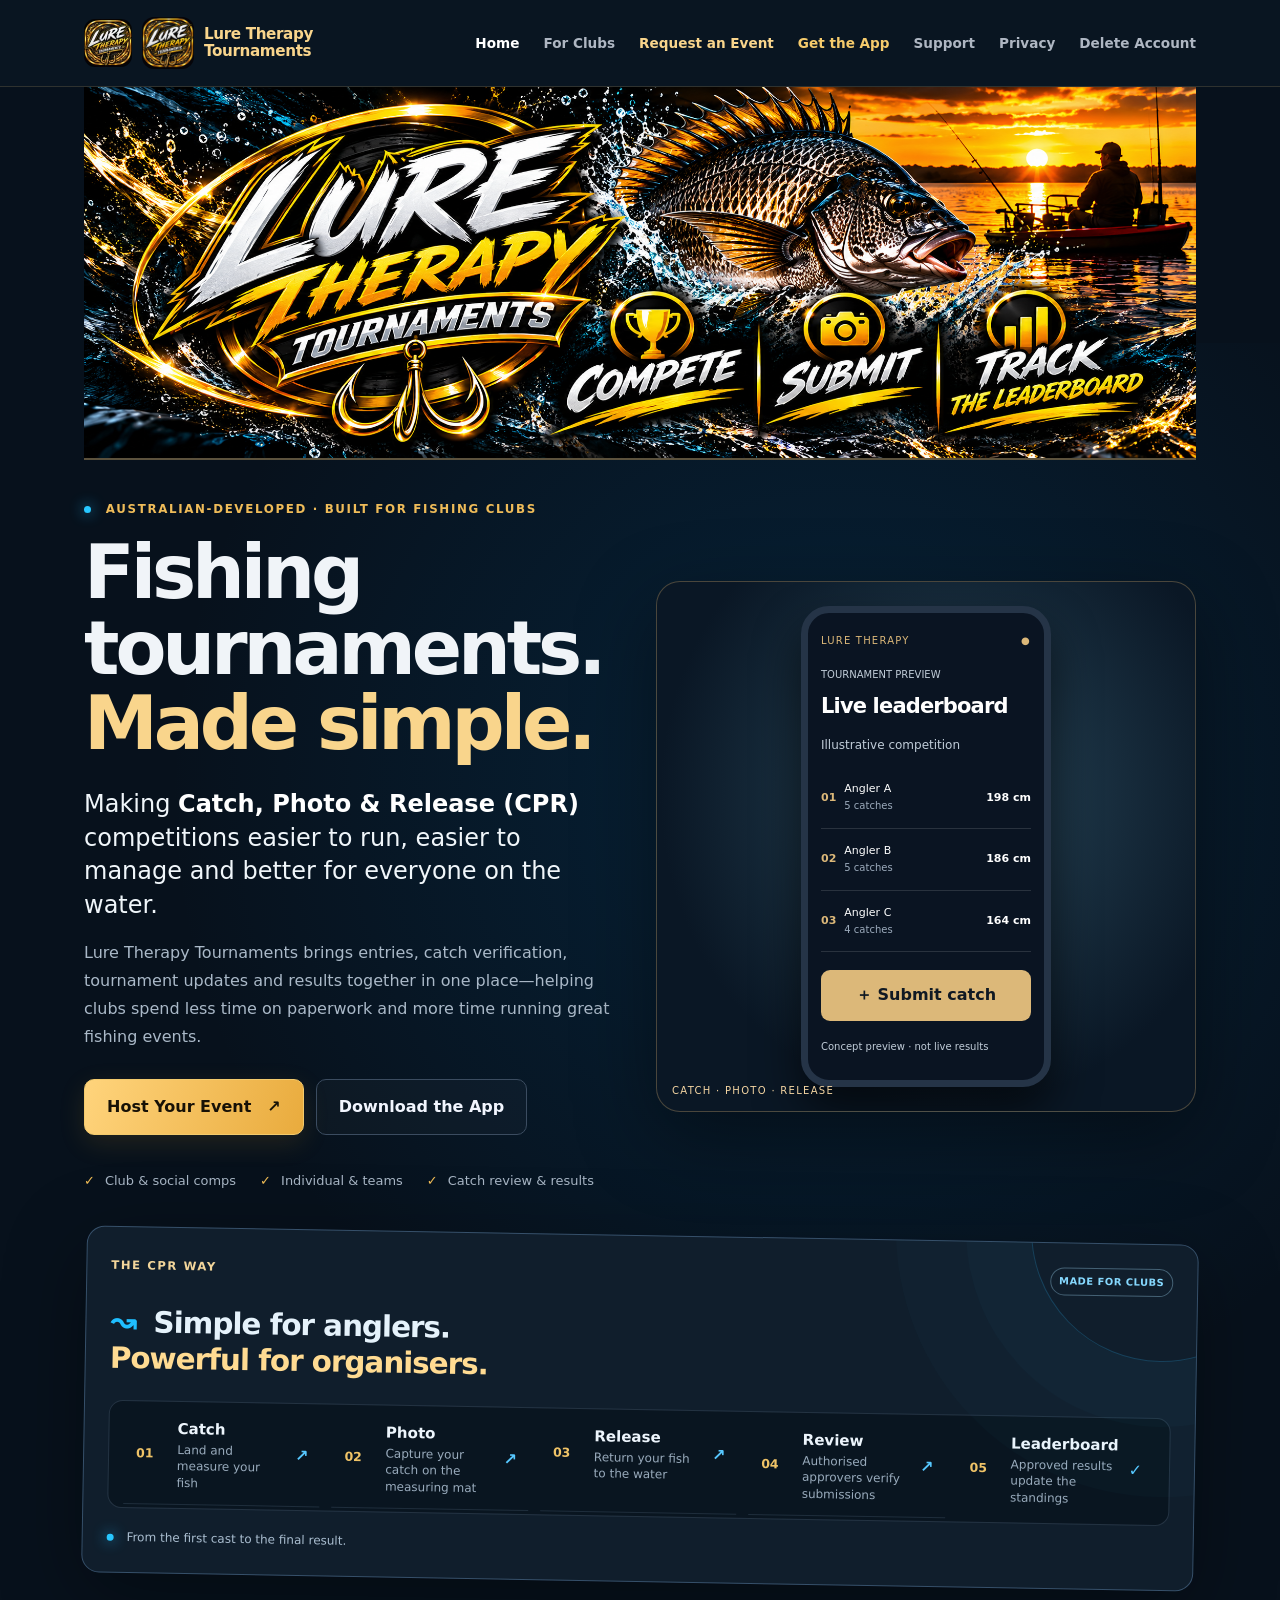
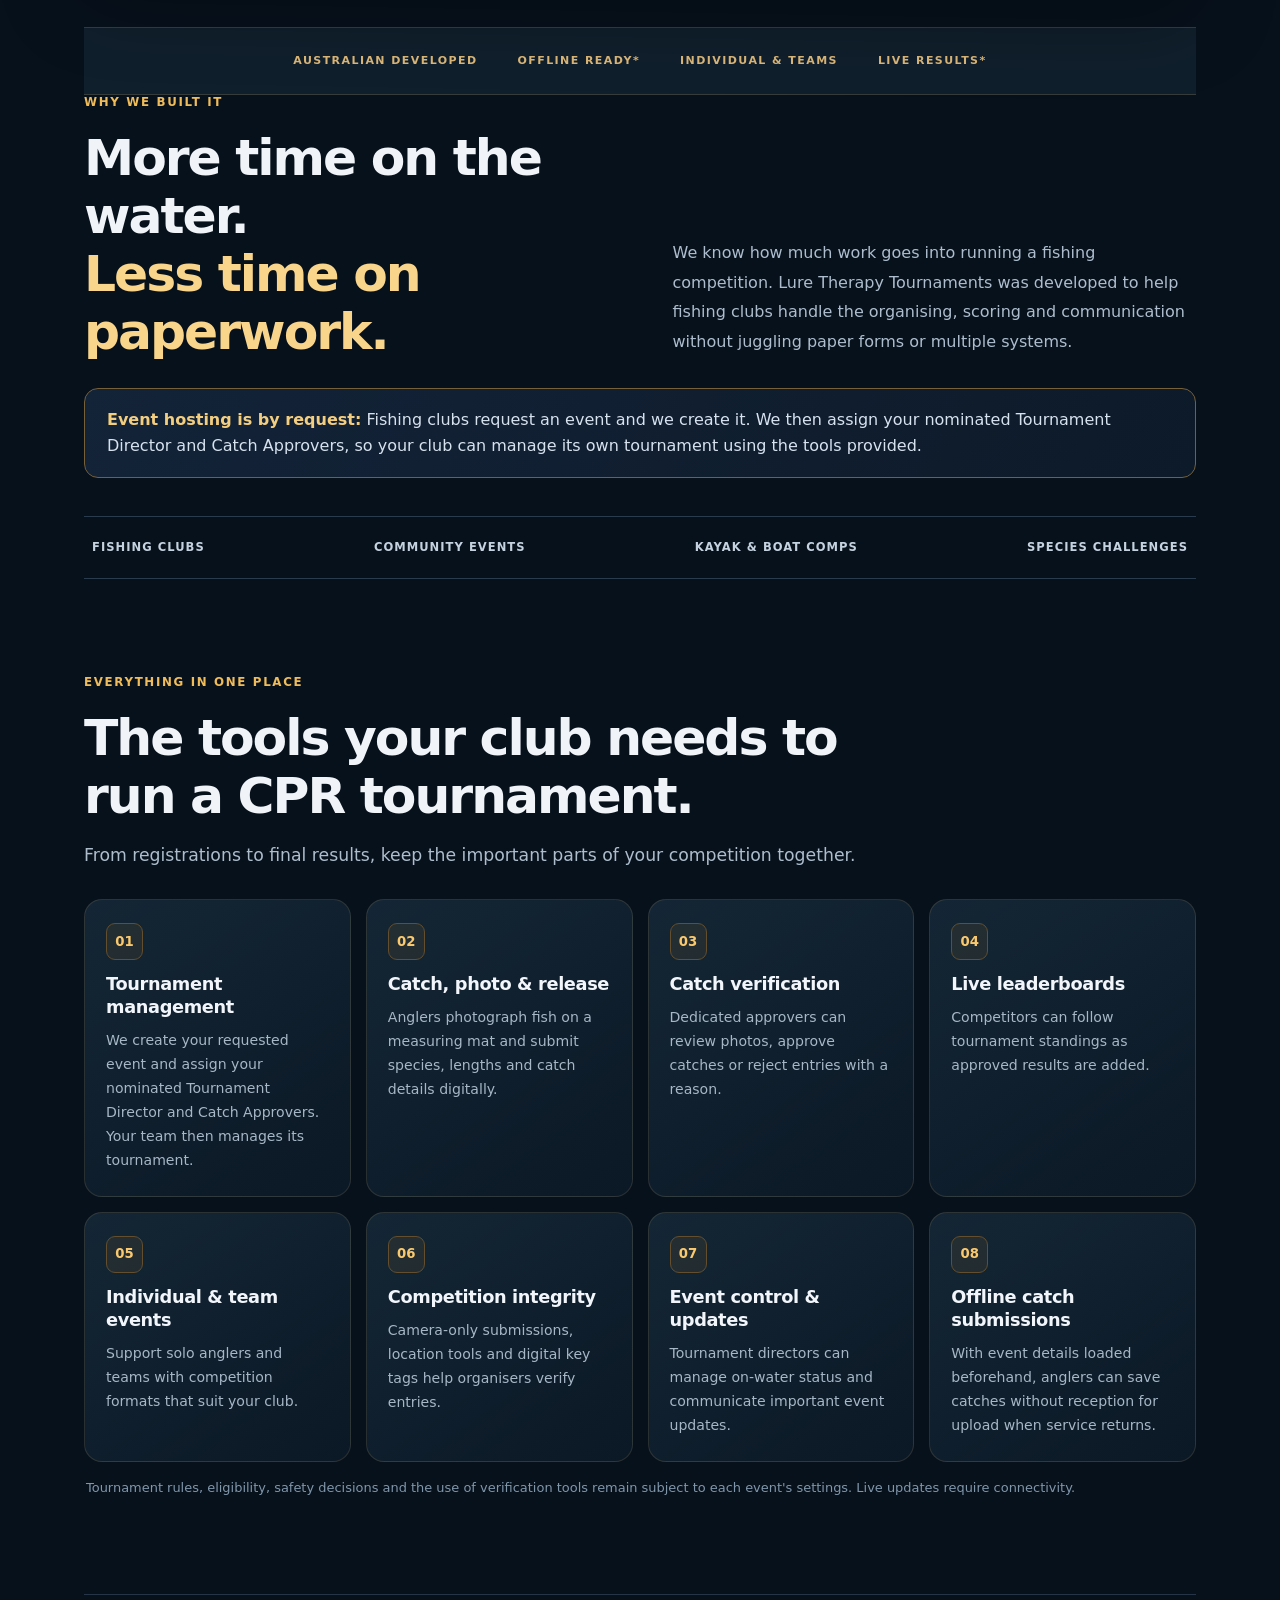
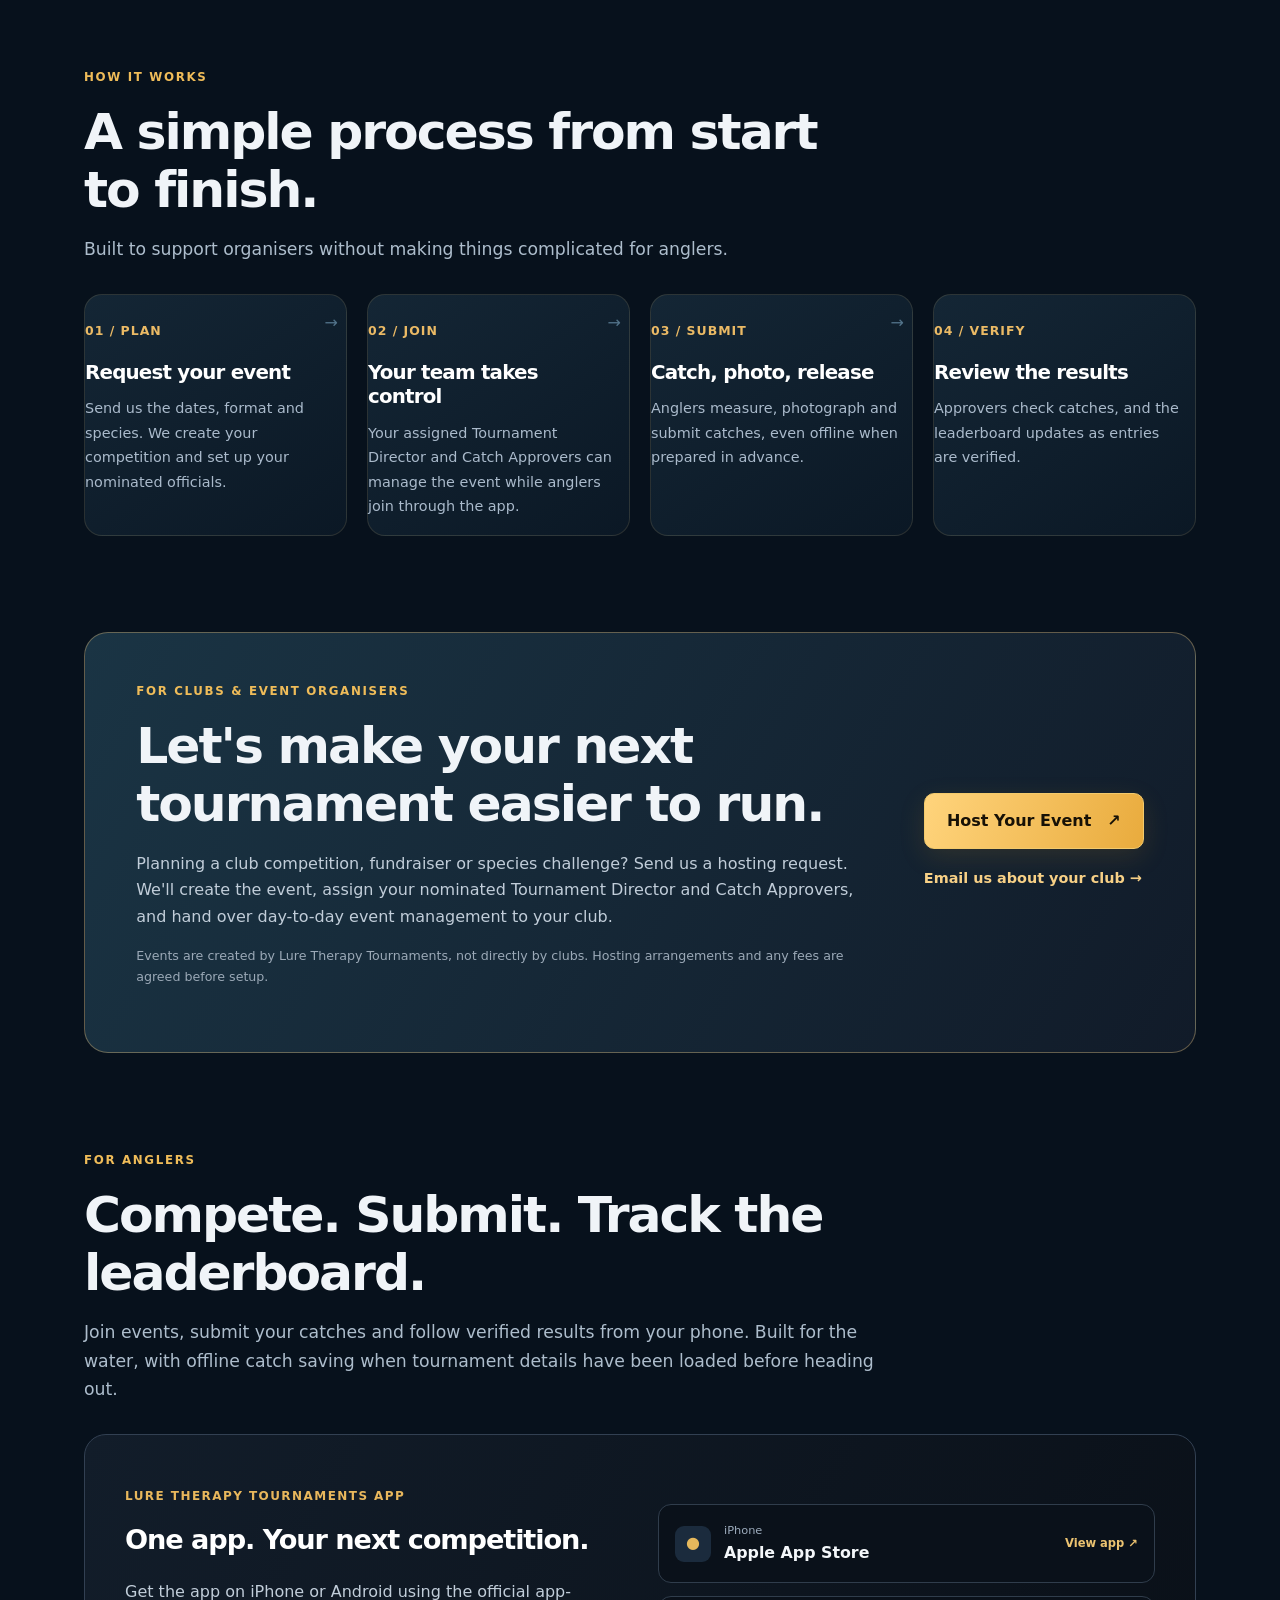
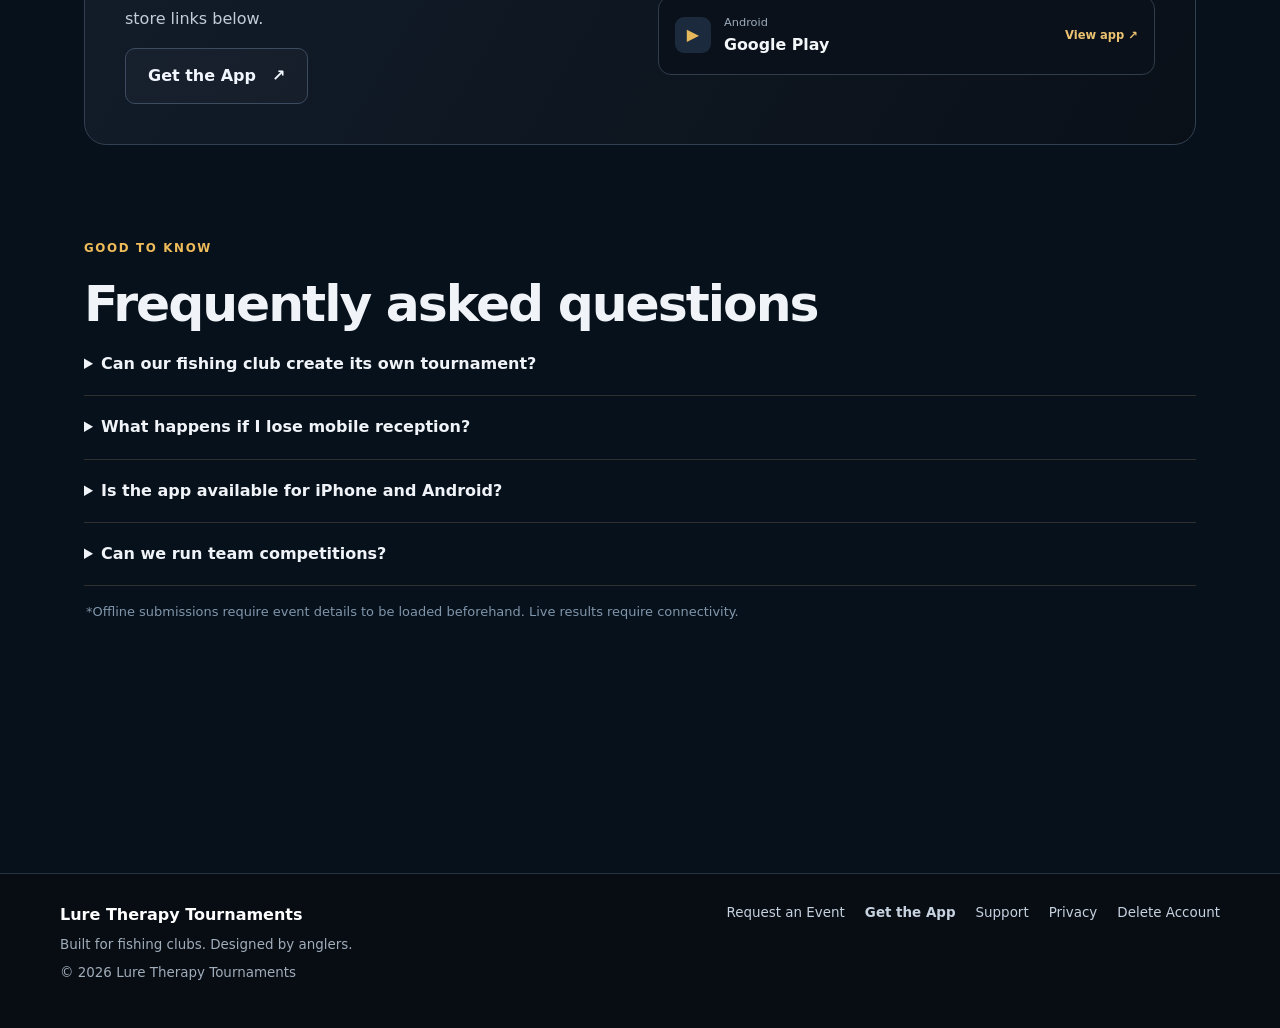
<file: index.html>
<!doctype html>
<html lang="en-AU">
<head>
  <meta charset="utf-8">
  <meta name="viewport" content="width=device-width, initial-scale=1">
  <meta name="theme-color" content="#080d14">
  <title>CPR Fishing Tournament Management for Clubs | Lure Therapy Tournaments</title>
  <meta name="description" content="Built for fishing clubs, designed by anglers. Request a hosted CPR fishing tournament with catch approvals and live leaderboards.">
  <link rel="canonical" href="https://luretherapy.au/">
  <meta property="og:type" content="website">
  <meta property="og:title" content="Lure Therapy Tournaments — Built for Fishing Clubs">
  <meta property="og:description" content="An Australian-developed platform to help fishing clubs run catch, photo and release tournaments. Request hosting, verify catches and follow the leaderboard.">
  <meta property="og:url" content="https://luretherapy.au/">
  <meta property="og:image" content="https://luretherapy.au/banner.png">
  <link rel="stylesheet" href="/styles.css">
  <link rel="stylesheet" href="/home.css">
  <link rel="stylesheet" href="/premium.css">
</head>
<body class="home-page">
<a class="skip-link" href="#main-content">Skip to content</a>
<header>
<div class="nav"><a class="brand brand-link" href="/" aria-label="Lure Therapy Tournaments home"><img src="/admin/logo.webp" alt="" width="52" height="52"> <span class="brand-name">Lure Therapy <span>Tournaments</span></span></a>
<nav class="site-nav" aria-label="Main navigation">
<a href="/" aria-current="page">Home</a>
<a href="/#for-clubs">For Clubs</a>
<a href="/host-an-event/" class="nav-feature">Request an Event</a>
<a href="/download/">Get the App</a>
<a href="/support/">Support</a>
<a href="/privacy/">Privacy</a>
<a href="/delete-account/">Delete Account</a>
</nav></div>
</header>
<main id="main-content">
  <div class="brand-banner"><img src="/banner.png" alt="Lure Therapy Tournaments — Compete, Submit, Track the Leaderboard" fetchpriority="high" decoding="async"></div>
  <section class="home-hero" aria-labelledby="hero-heading">
    <div class="hero-copy">
      <p class="eyebrow"><span class="eyebrow-dot" aria-hidden="true"></span> AUSTRALIAN-DEVELOPED · BUILT FOR FISHING CLUBS</p>
      <h1 id="hero-heading">Fishing tournaments.<br><span>Made simple.</span></h1>
      <p class="hero-lead">Making <strong>Catch, Photo &amp; Release (CPR)</strong> competitions easier to run, easier to manage and better for everyone on the water.</p>
      <p class="hero-sub">Lure Therapy Tournaments brings entries, catch verification, tournament updates and results together in one place—helping clubs spend less time on paperwork and more time running great fishing events.</p>
      <div class="actions hero-actions">
        <a class="button button-gold" href="/host-an-event/">Host Your Event <span aria-hidden="true">↗</span></a>
        <a class="button button-outline" href="/download/">Download the App</a>
      </div>
      <div class="hero-highlights" aria-label="Platform highlights">
        <span><i aria-hidden="true">✓</i> Club &amp; social comps</span>
        <span><i aria-hidden="true">✓</i> Individual &amp; teams</span>
        <span><i aria-hidden="true">✓</i> Catch review &amp; results</span>
      </div>
    </div>
    <div class="hero-visual"><div class="phone-demo" aria-label="Illustrative app interface"><div class="phone-top">LURE THERAPY <span>●</span></div><p class="demo-label">TOURNAMENT PREVIEW</p><h3>Live leaderboard</h3><p class="demo-sub">Illustrative competition</p><div class="demo-row"><b>01</b><span>Angler A<small>5 catches</small></span><strong>198 cm</strong></div><div class="demo-row"><b>02</b><span>Angler B<small>5 catches</small></span><strong>186 cm</strong></div><div class="demo-row"><b>03</b><span>Angler C<small>4 catches</small></span><strong>164 cm</strong></div><div class="demo-submit">＋ Submit catch</div><p class="demo-caption">Concept preview · not live results</p></div><div class="visual-tag">CATCH · PHOTO · RELEASE</div></div><div class="workflow-card" aria-label="Catch, photo and release tournament workflow">
      <div class="workflow-top">
        <span class="work-label">THE CPR WAY</span>
        <span class="work-badge">MADE FOR CLUBS</span>
      </div>
      <div class="workflow-heading"><span class="tiny-hook" aria-hidden="true">↝</span> Simple for anglers.<br><strong>Powerful for organisers.</strong></div>
      <div class="workflow-steps">
        <div class="workflow-step"><span class="step-number">01</span><div><strong>Catch</strong><small>Land and measure your fish</small></div><span class="step-mark" aria-hidden="true">↗</span></div>
        <div class="workflow-step"><span class="step-number">02</span><div><strong>Photo</strong><small>Capture your catch on the measuring mat</small></div><span class="step-mark" aria-hidden="true">↗</span></div>
        <div class="workflow-step"><span class="step-number">03</span><div><strong>Release</strong><small>Return your fish to the water</small></div><span class="step-mark" aria-hidden="true">↗</span></div>
        <div class="workflow-step"><span class="step-number">04</span><div><strong>Review</strong><small>Authorised approvers verify submissions</small></div><span class="step-mark" aria-hidden="true">↗</span></div>
        <div class="workflow-step"><span class="step-number">05</span><div><strong>Leaderboard</strong><small>Approved results update the standings</small></div><span class="step-mark" aria-hidden="true">✓</span></div>
      </div>
      <div class="workflow-foot"><span class="live-dot" aria-hidden="true"></span> From the first cast to the final result.</div>
    </div>
  </section>
<div class="premium-strip"><span>AUSTRALIAN DEVELOPED</span><span>OFFLINE READY*</span><span>INDIVIDUAL &amp; TEAMS</span><span>LIVE RESULTS*</span></div>

  <section class="mission-section home-section" id="for-clubs" aria-labelledby="mission-heading">
    <div class="section-heading">
      <div><p class="eyebrow">WHY WE BUILT IT</p><h2 id="mission-heading">More time on the water.<br><span>Less time on paperwork.</span></h2></div>
      <p>We know how much work goes into running a fishing competition. Lure Therapy Tournaments was developed to help fishing clubs handle the organising, scoring and communication without juggling paper forms or multiple systems.</p>
    </div>
    <div class="club-process-note"><strong>Event hosting is by request:</strong> Fishing clubs request an event and we create it. We then assign your nominated Tournament Director and Catch Approvers, so your club can manage its own tournament using the tools provided.</div>
<div class="mission-strip" aria-label="Who the platform is built for">
      <span>FISHING CLUBS</span><span>COMMUNITY EVENTS</span><span>KAYAK &amp; BOAT COMPS</span><span>SPECIES CHALLENGES</span>
    </div>
  </section>

  <section class="home-section" aria-labelledby="features-heading">
    <div class="section-title-wrap"><p class="eyebrow">EVERYTHING IN ONE PLACE</p><h2 id="features-heading">The tools your club needs to run a CPR tournament.</h2><p class="section-intro">From registrations to final results, keep the important parts of your competition together.</p></div>
    <div class="club-feature-grid">
      <article class="club-feature"><span class="feature-symbol" aria-hidden="true">01</span><h3>Tournament management</h3><p>We create your requested event and assign your nominated Tournament Director and Catch Approvers. Your team then manages its tournament.</p></article>
      <article class="club-feature"><span class="feature-symbol" aria-hidden="true">02</span><h3>Catch, photo &amp; release</h3><p>Anglers photograph fish on a measuring mat and submit species, lengths and catch details digitally.</p></article>
      <article class="club-feature"><span class="feature-symbol" aria-hidden="true">03</span><h3>Catch verification</h3><p>Dedicated approvers can review photos, approve catches or reject entries with a reason.</p></article>
      <article class="club-feature"><span class="feature-symbol" aria-hidden="true">04</span><h3>Live leaderboards</h3><p>Competitors can follow tournament standings as approved results are added.</p></article>
      <article class="club-feature"><span class="feature-symbol" aria-hidden="true">05</span><h3>Individual &amp; team events</h3><p>Support solo anglers and teams with competition formats that suit your club.</p></article>
      <article class="club-feature"><span class="feature-symbol" aria-hidden="true">06</span><h3>Competition integrity</h3><p>Camera-only submissions, location tools and digital key tags help organisers verify entries.</p></article>
      <article class="club-feature"><span class="feature-symbol" aria-hidden="true">07</span><h3>Event control &amp; updates</h3><p>Tournament directors can manage on-water status and communicate important event updates.</p></article>
      <article class="club-feature"><span class="feature-symbol" aria-hidden="true">08</span><h3>Offline catch submissions</h3><p>With event details loaded beforehand, anglers can save catches without reception for upload when service returns.</p></article>
    </div>
    <p class="fine-print">Tournament rules, eligibility, safety decisions and the use of verification tools remain subject to each event's settings. Live updates require connectivity.</p>
  </section>

  <section id="how-it-works" class="home-section how-section" aria-labelledby="how-heading">
    <div class="section-title-wrap"><p class="eyebrow">HOW IT WORKS</p><h2 id="how-heading">A simple process from start to finish.</h2><p class="section-intro">Built to support organisers without making things complicated for anglers.</p></div>
    <div class="how-grid">
      <article class="how-card"><span>01 / PLAN</span><h3>Request your event</h3><p>Send us the dates, format and species. We create your competition and set up your nominated officials.</p></article>
      <article class="how-card"><span>02 / JOIN</span><h3>Your team takes control</h3><p>Your assigned Tournament Director and Catch Approvers can manage the event while anglers join through the app.</p></article>
      <article class="how-card"><span>03 / SUBMIT</span><h3>Catch, photo, release</h3><p>Anglers measure, photograph and submit catches, even offline when prepared in advance.</p></article>
      <article class="how-card"><span>04 / VERIFY</span><h3>Review the results</h3><p>Approvers check catches, and the leaderboard updates as entries are verified.</p></article>
    </div>
  </section>

  <section class="host-banner" aria-labelledby="host-heading">
    <div><p class="eyebrow">FOR CLUBS &amp; EVENT ORGANISERS</p><h2 id="host-heading">Let's make your next tournament easier to run.</h2><p>Planning a club competition, fundraiser or species challenge? Send us a hosting request. We'll create the event, assign your nominated Tournament Director and Catch Approvers, and hand over day-to-day event management to your club.</p><p class="banner-note">Events are created by Lure Therapy Tournaments, not directly by clubs. Hosting arrangements and any fees are agreed before setup.</p></div>
    <div class="host-actions"><a class="button button-gold" href="/host-an-event/">Host Your Event <span aria-hidden="true">↗</span></a><a href="mailto:mat_p86@hotmail.com?subject=Lure%20Therapy%20Tournaments%20-%20Club%20Enquiry" class="text-link">Email us about your club <span aria-hidden="true">→</span></a></div>
  </section>

  <section class="home-section angler-section" aria-labelledby="angler-heading">
    <div class="section-title-wrap"><p class="eyebrow">FOR ANGLERS</p><h2 id="angler-heading">Compete. Submit. Track the leaderboard.</h2><p class="section-intro">Join events, submit your catches and follow verified results from your phone. Built for the water, with offline catch saving when tournament details have been loaded before heading out.</p></div>
    <div class="download-highlight">
      <div class="download-highlight-copy"><p class="mini-kicker">LURE THERAPY TOURNAMENTS APP</p><h3>One app. Your next competition.</h3><p>Get the app on iPhone or Android using the official app-store links below.</p><a class="button button-outline" href="/download/">Get the App <span aria-hidden="true">↗</span></a></div>
      <div class="store-availability" aria-label="Official app store download links">
        <a href="https://apps.apple.com/au/app/lure-therapy-tournaments/id6826769015" target="_blank" rel="noopener noreferrer" aria-label="Download Lure Therapy Tournaments for iPhone from the Apple App Store"><span class="store-device" aria-hidden="true">●</span><span><small>iPhone</small><strong>Apple App Store</strong></span><em>View app ↗</em></a>
        <a href="https://play.google.com/store/apps/details?id=com.matp86.fishingapp" target="_blank" rel="noopener noreferrer" aria-label="Open Lure Therapy Tournaments on Google Play for Android"><span class="store-device" aria-hidden="true">▶</span><span><small>Android</small><strong>Google Play</strong></span><em>View app ↗</em></a>
      </div>
    </div>
  </section>
<section class="home-section premium-faq"><p class="eyebrow">GOOD TO KNOW</p><h2>Frequently asked questions</h2><details><summary>Can our fishing club create its own tournament?</summary><p>Request hosting through Lure Therapy. We create your event and assign your nominated Tournament Director and Catch Approvers.</p></details><details><summary>What happens if I lose mobile reception?</summary><p>Open the app and load your event details before heading out. Prepared anglers can save catches offline and upload them when reception returns.</p></details><details><summary>Is the app available for iPhone and Android?</summary><p>Yes. Use the official links on our <a href="/download/">download page</a>.</p></details><details><summary>Can we run team competitions?</summary><p>Yes, individual and team events are supported. Discuss your competition format when requesting an event.</p></details><p class="fine-print">*Offline submissions require event details to be loaded beforehand. Live results require connectivity.</p></section></main>
<footer><div class="footer-inner home-footer"><div><strong>Lure Therapy Tournaments</strong><span>Built for fishing clubs. Designed by anglers.</span><small>© 2026 Lure Therapy Tournaments</small></div><nav aria-label="Footer navigation"><a href="/host-an-event/">Request an Event</a><a href="/download/">Get the App</a><a href="/support/">Support</a><a href="/privacy/">Privacy</a><a href="/delete-account/">Delete Account</a></nav></div></footer>
</body>
</html>
</file>
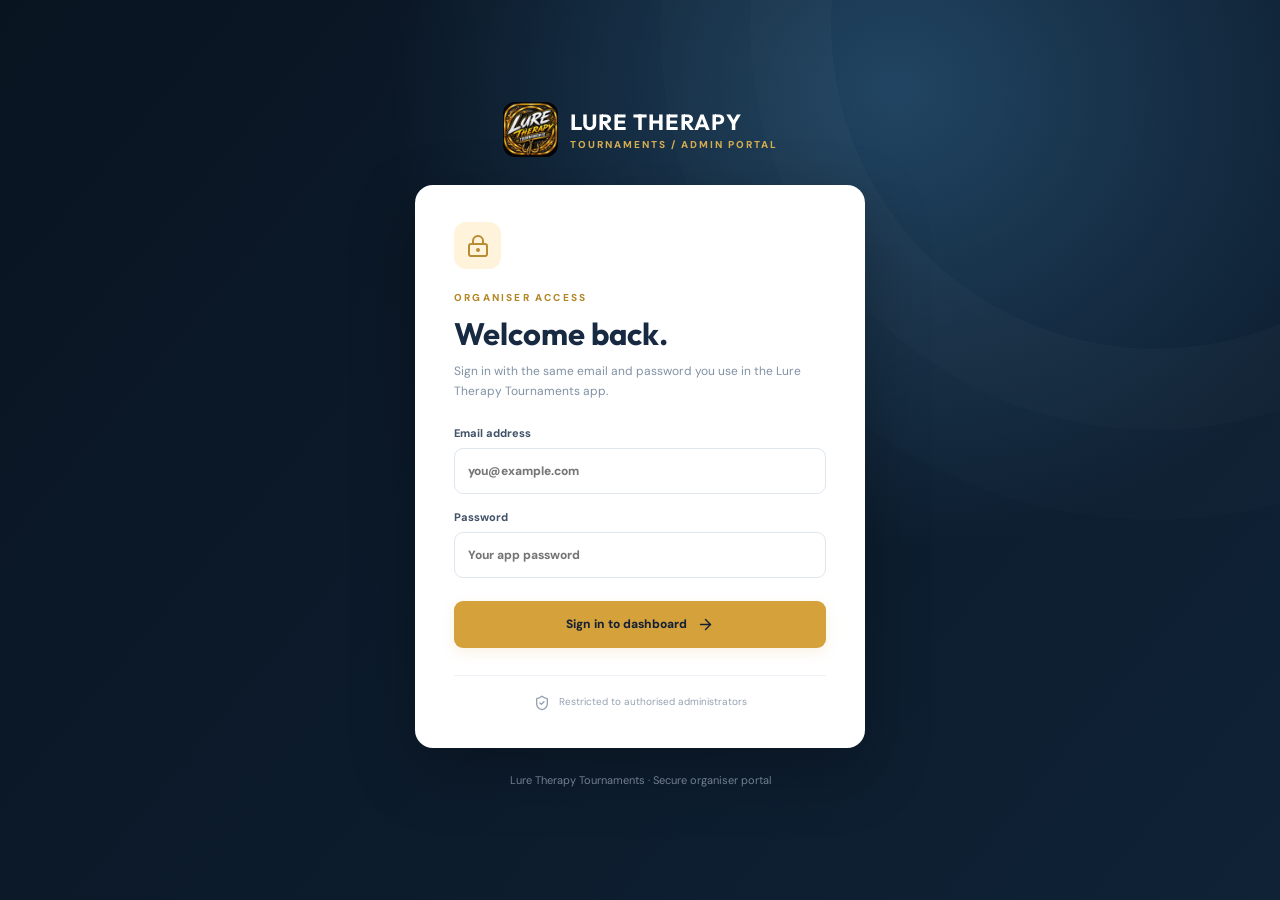
<file: admin/index.html>
<!doctype html>
<html lang="en-AU"><head><script>
(function () {
  try {
    const url = new URL(window.location.href);
    if (url.searchParams.get("utm_source") === "chatgpt.com") {
      for (const key of ["utm_source", "utm_medium", "utm_campaign", "utm_content", "utm_term"]) {
        url.searchParams.delete(key);
      }
      window.history.replaceState(window.history.state, "", url.pathname + url.search + url.hash);
    }
  } catch (_) {
    // Keep the page working even if URL cleanup is unavailable.
  }
})();
</script><meta charset="UTF-8"/><meta name="viewport" content="width=device-width,initial-scale=1.0"/><meta name="theme-color" content="#0b1220"/><meta name="description" content="Lure Therapy Tournaments organiser administration"/><meta name="robots" content="noindex,nofollow"/><title>Lure Therapy | Admin</title><link rel="icon" href="/admin/logo.webp"/>  <script type="module" crossorigin src="/admin/assets/index-BRSvCzIn.js"></script>
  <link rel="stylesheet" crossorigin href="/admin/assets/index-OzKqsCVz.css">
</head><body><div id="root"></div></body></html>
</file>
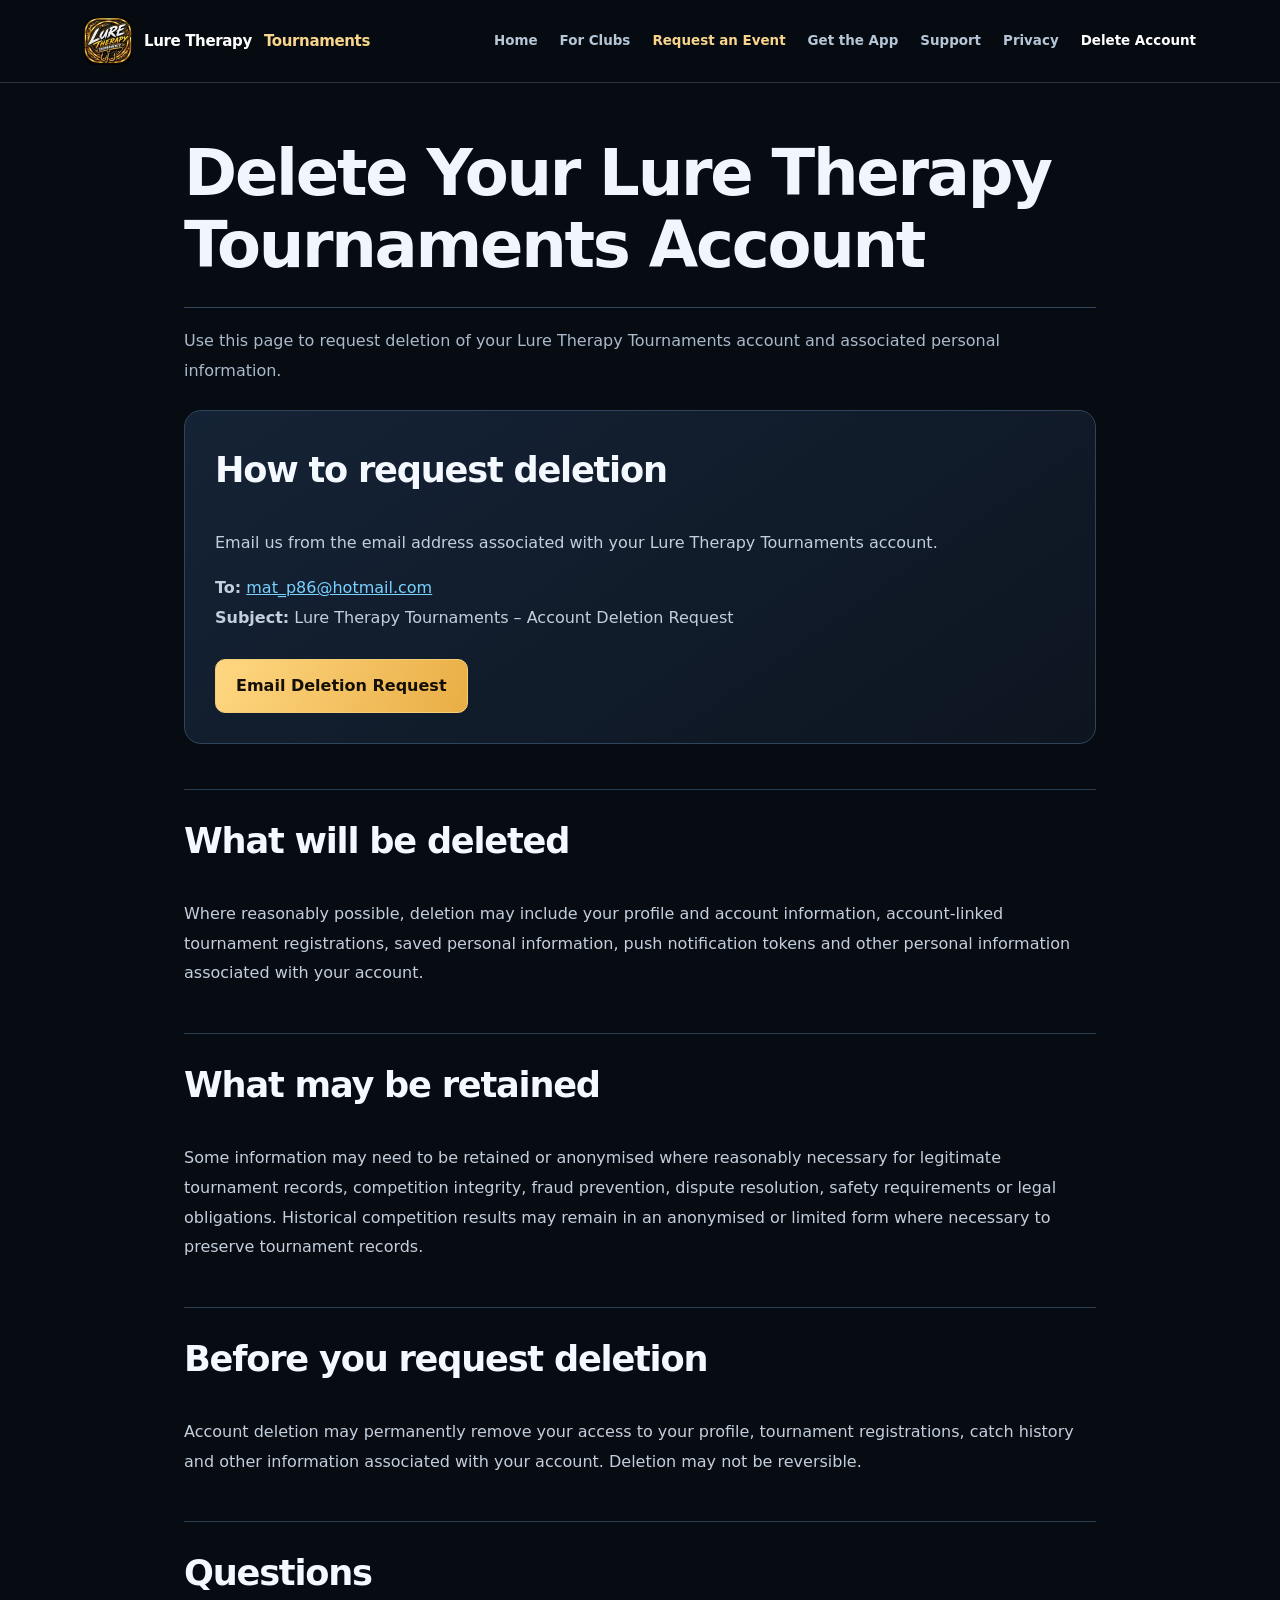
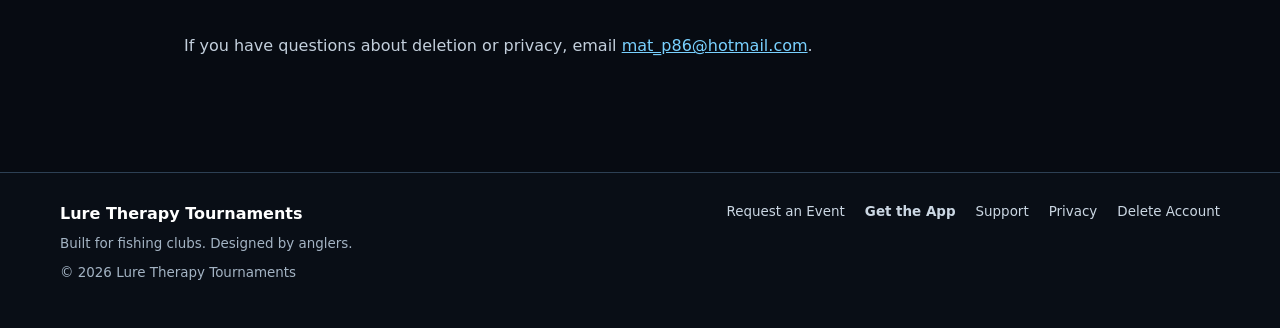
<file: delete-account/index.html>
<!doctype html>
<html lang="en">
<head>
  <meta charset="utf-8">
  <meta name="viewport" content="width=device-width, initial-scale=1">
  <title>Delete Account | Lure Therapy Tournaments</title>
  <link rel="stylesheet" href="/styles.css">
<link rel="stylesheet" href="/site.css">
</head>
<body class="site-page">
<a class="skip-link" href="#main-content">Skip to content</a>
<header>
<div class="nav"><a class="brand brand-link" href="/" aria-label="Lure Therapy Tournaments home">Lure Therapy <span>Tournaments</span></a>
<nav class="site-nav" aria-label="Main navigation">
<a href="/">Home</a>
<a href="/#for-clubs">For Clubs</a>
<a href="/host-an-event/" class="nav-feature">Request an Event</a>
<a href="/download/">Get the App</a>
<a href="/support/">Support</a>
<a href="/privacy/">Privacy</a>
<a href="/delete-account/" aria-current="page">Delete Account</a>
</nav></div>
</header>
<main id="main-content" class="legal-main">

<h1>Delete Your Lure Therapy Tournaments Account</h1>
<p class="muted">Use this page to request deletion of your Lure Therapy Tournaments account and associated personal information.</p>

<div class="card">
  <h2>How to request deletion</h2>
  <p>Email us from the email address associated with your Lure Therapy Tournaments account.</p>
  <p><strong>To:</strong> <a href="mailto:mat_p86@hotmail.com">mat_p86@hotmail.com</a><br>
  <strong>Subject:</strong> Lure Therapy Tournaments – Account Deletion Request</p>
  <div class="actions">
    <a class="button" href="mailto:mat_p86@hotmail.com?subject=Lure%20Therapy%20Tournaments%20-%20Account%20Deletion%20Request&body=Please%20delete%20my%20Lure%20Therapy%20Tournaments%20account%20and%20associated%20personal%20information.%0A%0AAccount%20email%3A%20">Email Deletion Request</a>
  </div>
</div>

<h2>What will be deleted</h2>
<p>Where reasonably possible, deletion may include your profile and account information, account-linked tournament registrations, saved personal information, push notification tokens and other personal information associated with your account.</p>

<h2>What may be retained</h2>
<p>Some information may need to be retained or anonymised where reasonably necessary for legitimate tournament records, competition integrity, fraud prevention, dispute resolution, safety requirements or legal obligations. Historical competition results may remain in an anonymised or limited form where necessary to preserve tournament records.</p>

<h2>Before you request deletion</h2>
<p>Account deletion may permanently remove your access to your profile, tournament registrations, catch history and other information associated with your account. Deletion may not be reversible.</p>

<h2>Questions</h2>
<p>If you have questions about deletion or privacy, email <a href="mailto:mat_p86@hotmail.com">mat_p86@hotmail.com</a>.</p>

</main>
<footer><div class="footer-inner home-footer"><div><strong>Lure Therapy Tournaments</strong><span>Built for fishing clubs. Designed by anglers.</span><small>© 2026 Lure Therapy Tournaments</small></div><nav aria-label="Footer navigation"><a href="/host-an-event/">Request an Event</a><a href="/download/">Get the App</a><a href="/support/">Support</a><a href="/privacy/">Privacy</a><a href="/delete-account/">Delete Account</a></nav></div></footer>
</body>
</html>
</file>
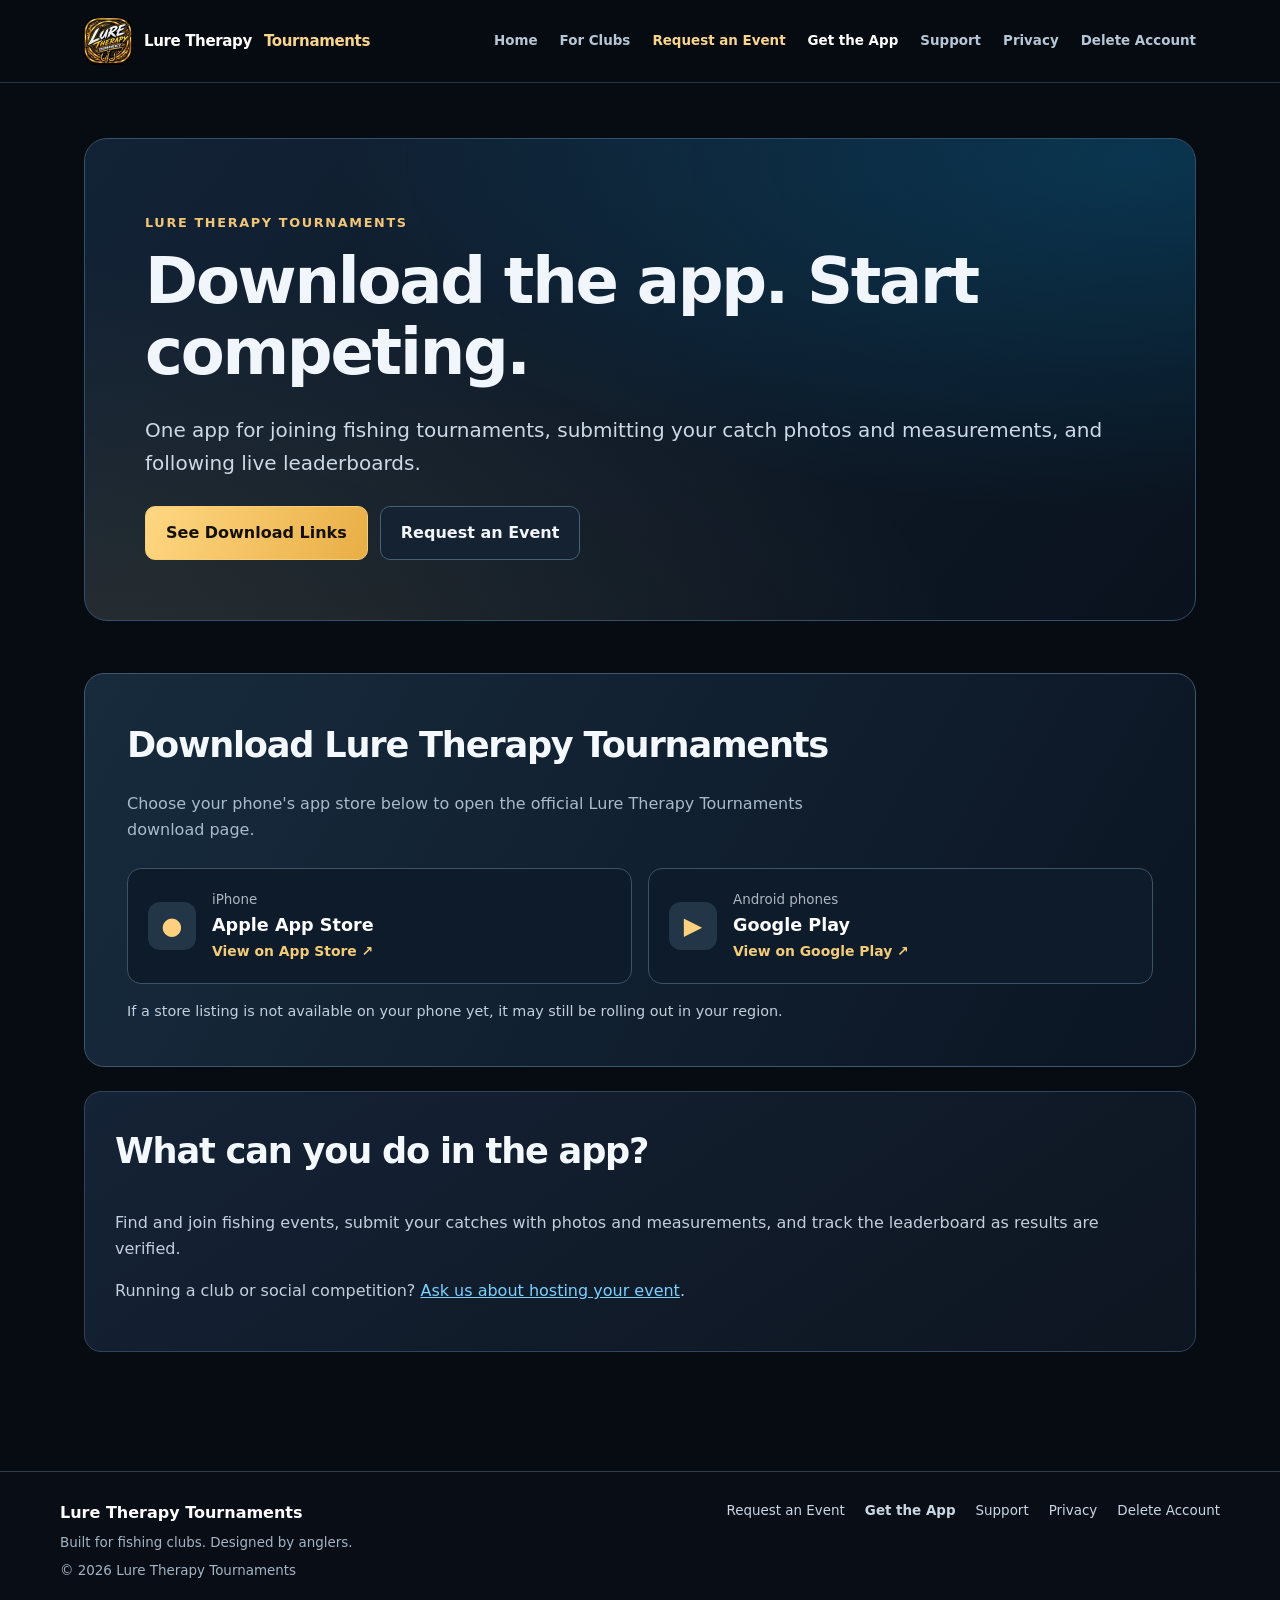
<file: download/index.html>
<!doctype html>
<html lang="en">
<head>
  <meta charset="utf-8">
  <meta name="viewport" content="width=device-width, initial-scale=1">
  <meta name="description" content="Download Lure Therapy Tournaments for iPhone or Android. Join fishing events, submit catches and follow live leaderboards.">
  <title>Get the App | Lure Therapy Tournaments</title>
  <link rel="stylesheet" href="/styles.css">
<link rel="stylesheet" href="/site.css">
</head>
<body class="site-page">
<a class="skip-link" href="#main-content">Skip to content</a>
<header>
<div class="nav"><a class="brand brand-link" href="/" aria-label="Lure Therapy Tournaments home">Lure Therapy <span>Tournaments</span></a>
<nav class="site-nav" aria-label="Main navigation">
<a href="/">Home</a>
<a href="/#for-clubs">For Clubs</a>
<a href="/host-an-event/" class="nav-feature">Request an Event</a>
<a href="/download/" aria-current="page">Get the App</a>
<a href="/support/">Support</a>
<a href="/privacy/">Privacy</a>
<a href="/delete-account/">Delete Account</a>
</nav></div>
</header>
<main id="main-content">
  <section class="hero">
    <p class="download-eyebrow">Lure Therapy Tournaments</p>
    <h1>Download the app. Start competing.</h1>
    <p class="muted">One app for joining fishing tournaments, submitting your catch photos and measurements, and following live leaderboards.</p>
    <div class="actions">
      <a class="button" href="#app-stores">See Download Links</a>
      <a class="button secondary" href="/host-an-event/">Request an Event</a>
    </div>
  </section>

  <section id="app-stores" class="download-section" aria-labelledby="download-heading">
    <h2 id="download-heading">Download Lure Therapy Tournaments</h2>
    <p class="muted">Choose your phone's app store below to open the official Lure Therapy Tournaments download page.</p>
    <div class="store-grid">
      <a class="store-option" href="https://apps.apple.com/au/app/lure-therapy-tournaments/id6826769015" target="_blank" rel="noopener noreferrer" aria-label="Download Lure Therapy Tournaments for iPhone from the Apple App Store">
        <span class="store-icon" aria-hidden="true">●</span>
        <div><span class="store-kicker">iPhone</span><strong>Apple App Store</strong><span class="store-status">View on App Store ↗</span></div>
      </a>
      <a class="store-option" href="https://play.google.com/store/apps/details?id=com.matp86.fishingapp" target="_blank" rel="noopener noreferrer" aria-label="Open Lure Therapy Tournaments on Google Play for Android">
        <span class="store-icon" aria-hidden="true">▶</span>
        <div><span class="store-kicker">Android phones</span><strong>Google Play</strong><span class="store-status">View on Google Play ↗</span></div>
      </a>
    </div>
    <p class="download-note">If a store listing is not available on your phone yet, it may still be rolling out in your region.</p>
  </section>

  <section class="card">
    <h2>What can you do in the app?</h2>
    <p>Find and join fishing events, submit your catches with photos and measurements, and track the leaderboard as results are verified.</p>
    <p>Running a club or social competition? <a href="/host-an-event/">Ask us about hosting your event</a>.</p>
  </section>
</main>
<footer><div class="footer-inner home-footer"><div><strong>Lure Therapy Tournaments</strong><span>Built for fishing clubs. Designed by anglers.</span><small>© 2026 Lure Therapy Tournaments</small></div><nav aria-label="Footer navigation"><a href="/host-an-event/">Request an Event</a><a href="/download/">Get the App</a><a href="/support/">Support</a><a href="/privacy/">Privacy</a><a href="/delete-account/">Delete Account</a></nav></div></footer>
</body>
</html>
</file>
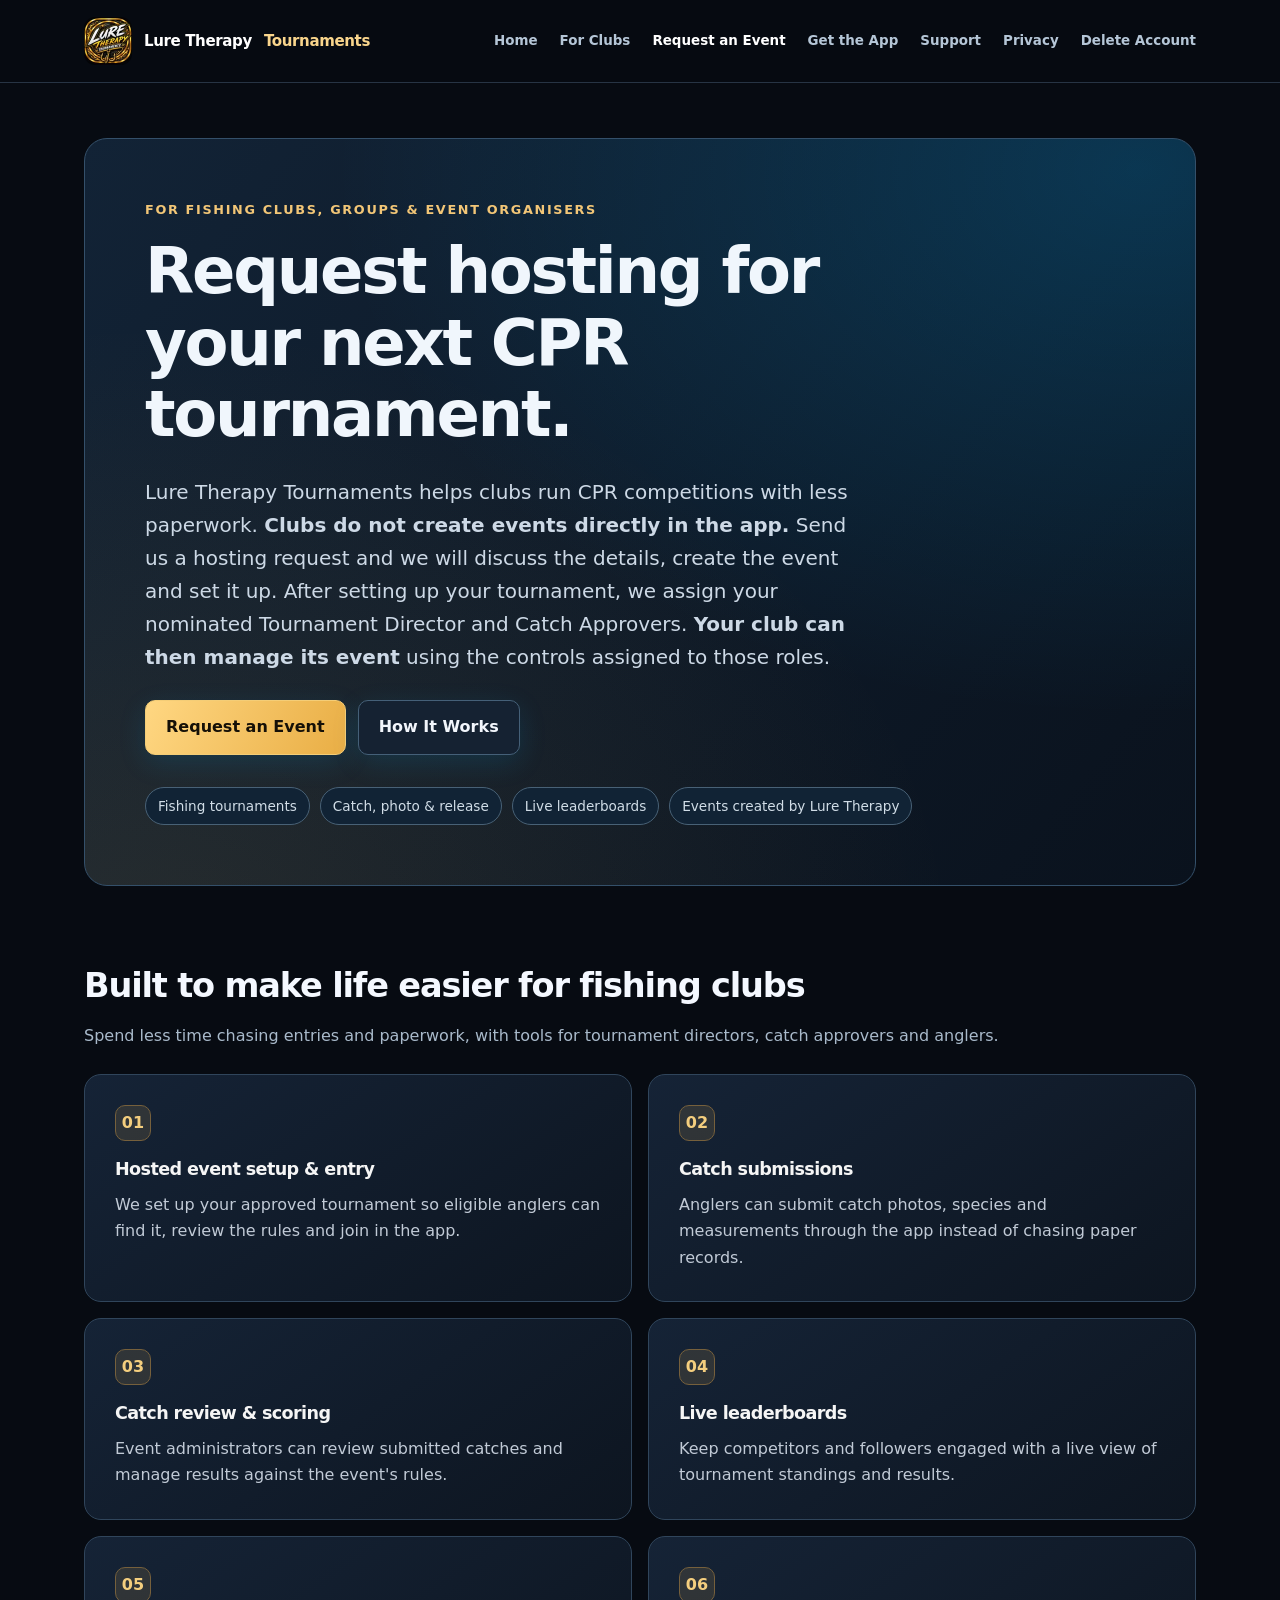
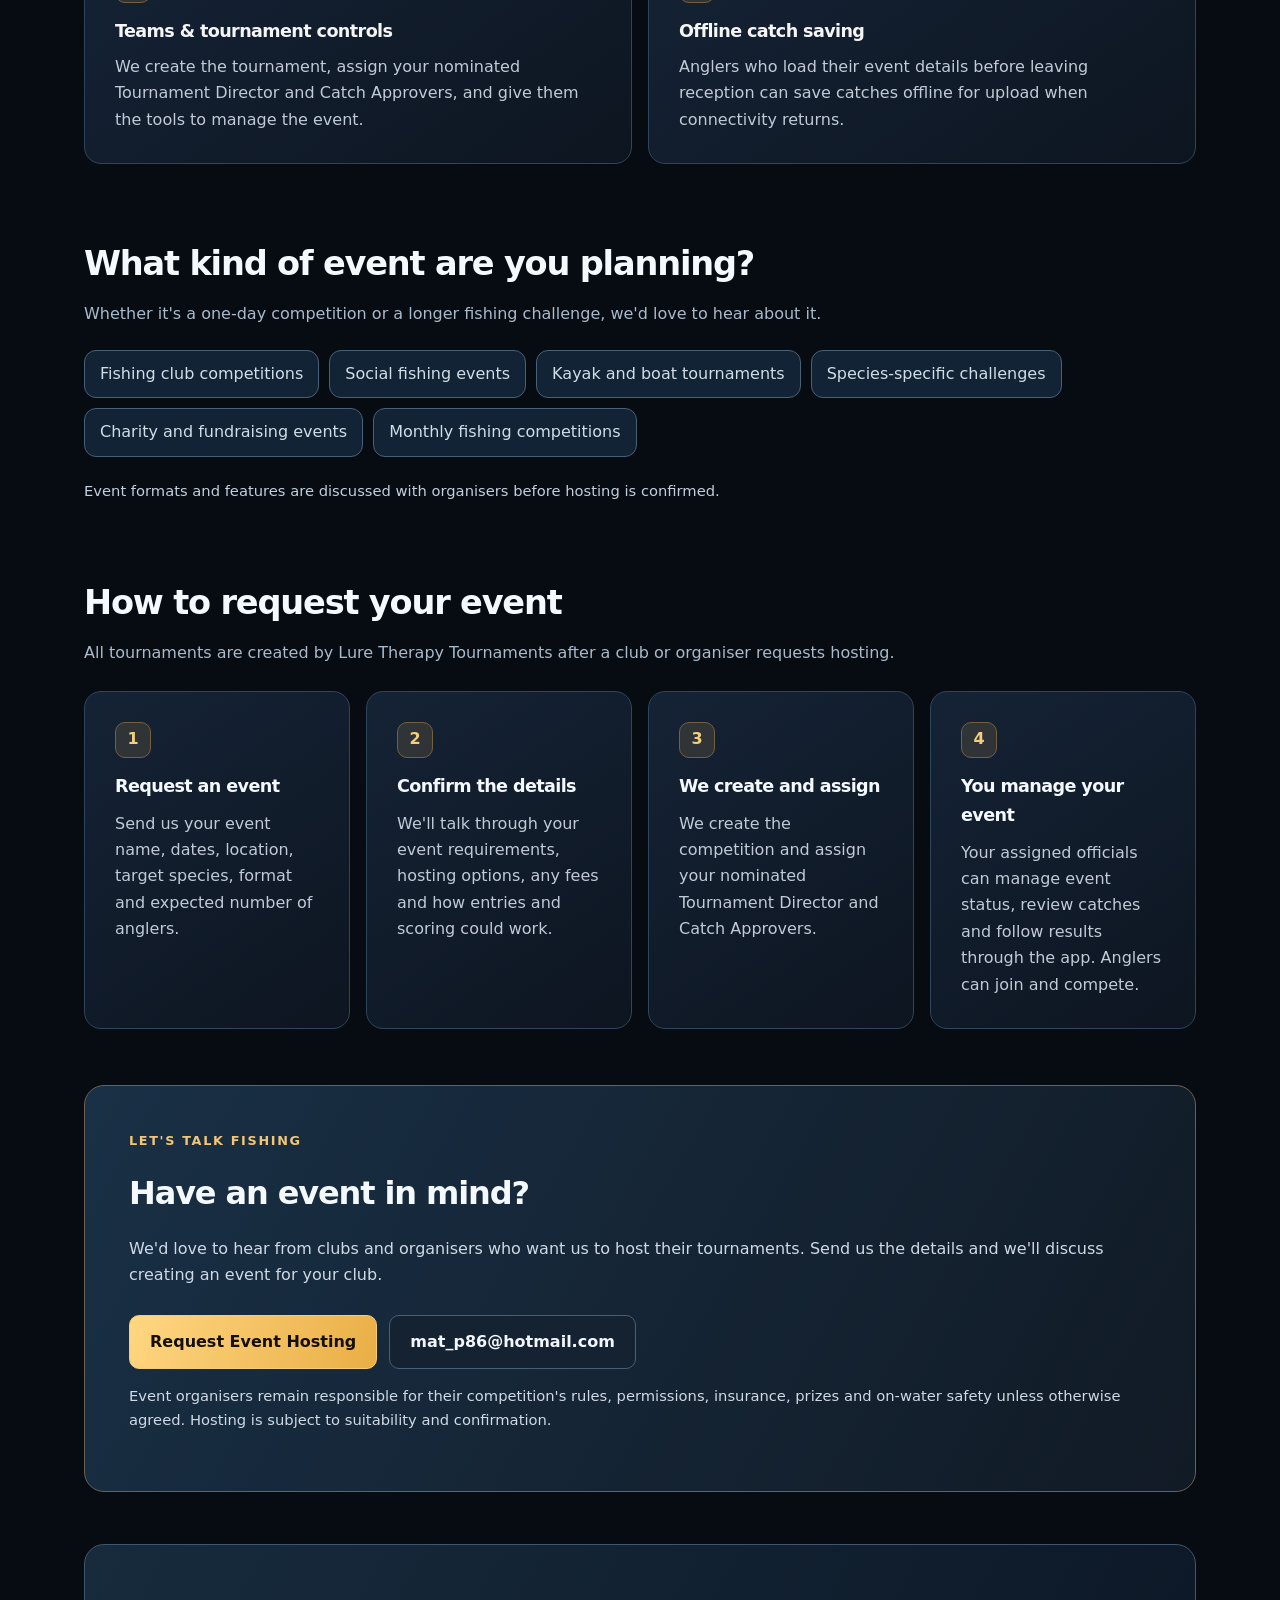
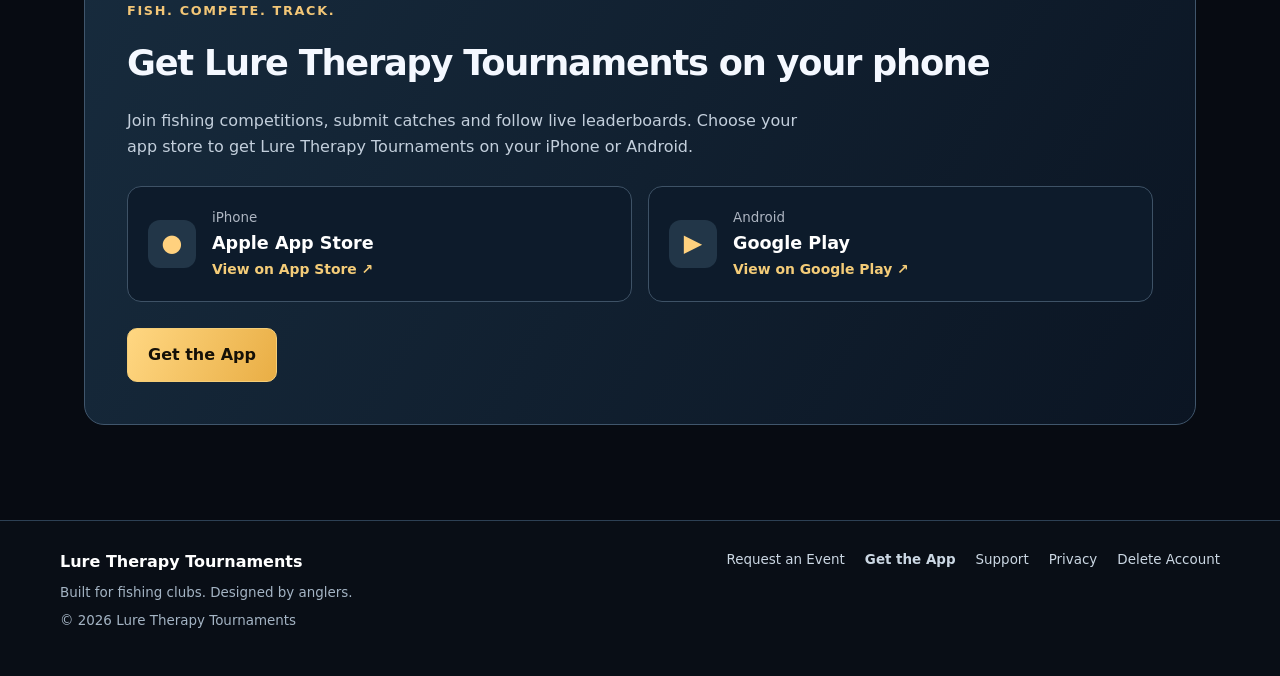
<file: host-an-event/index.html>
<!doctype html>
<html lang="en">
<head>
  <meta charset="utf-8">
  <meta name="viewport" content="width=device-width, initial-scale=1">
  <meta name="description" content="Request a hosted catch, photo and release (CPR) fishing competition. We create tournaments for clubs, with catch verification and live leaderboards.">
  <title>Request CPR Tournament Hosting | Lure Therapy Tournaments</title>
  <link rel="stylesheet" href="/styles.css">
<link rel="stylesheet" href="/site.css">
  <style>
    .host-hero { position: relative; isolation: isolate; overflow: hidden; border: 1px solid #203b50; border-radius: 24px; padding: clamp(30px, 6vw, 60px); background: radial-gradient(circle at 90% 0%, rgba(0,175,255,.16), transparent 42%), radial-gradient(circle at 0% 100%, rgba(245,185,55,.08), transparent 50%), #0d121a; }
    .eyebrow { color: #f1c461; font-size: .82rem; font-weight: 800; letter-spacing: .13em; text-transform: uppercase; margin: 0 0 16px; }
    .host-hero h1 { max-width: 760px; }
    .host-hero .lead { color: #d2d9e4; max-width: 710px; font-size: clamp(1.05rem, 2.3vw, 1.24rem); }
    .host-hero .button { box-shadow: 0 8px 28px rgba(0,175,255,.13); }
    .host-tags { display: flex; flex-wrap: wrap; gap: 10px; margin-top: 32px; }
    .host-tags span { display: inline-block; border: 1px solid #34404e; border-radius: 999px; padding: 7px 12px; color: #c9d4df; font-size: .85rem; }
    .host-section { margin-top: 56px; }
    .host-section > h2 { margin: 0 0 10px; font-size: clamp(1.6rem, 3vw, 2.1rem); }
    .host-section > .muted { margin-top: 0; }
    .feature-grid { display: grid; grid-template-columns: repeat(2, minmax(0, 1fr)); gap: 16px; margin-top: 24px; }
    .feature-grid .card { margin: 0; }
    .feature-grid h3 { margin: 0 0 8px; color: #f5f5f5; }
    .feature-grid p { margin: 0; color: #c1cad6; }
    .feature-number { display: inline-flex; align-items: center; justify-content: center; width: 36px; height: 36px; border-radius: 10px; background: #073248; color: #36c3ff; font-weight: 800; margin-bottom: 14px; }
    .steps { display: grid; grid-template-columns: repeat(auto-fit, minmax(220px, 1fr)); gap: 16px; margin-top: 24px; }
    .steps .card { margin: 0; }
    .steps h3 { margin: 0 0 10px; }
    .steps p { color: #c1cad6; margin: 0; }
    .event-types { display: flex; flex-wrap: wrap; gap: 10px; margin: 22px 0; padding: 0; list-style: none; }
    .event-types li { border: 1px solid #303a47; background: #10151e; border-radius: 12px; padding: 10px 15px; }
    .host-cta { margin-top: 56px; border: 1px solid #3d5e73; border-radius: 20px; padding: clamp(26px, 5vw, 44px); background: linear-gradient(140deg, #0c2433, #11141a); }
    .host-cta h2 { margin: 0 0 12px; font-size: clamp(1.6rem, 3vw, 2rem); }
    .host-cta p { color: #d0d9e5; }
    .small-note { font-size: .92rem; color: #aeb6c2; }
    @media (max-width: 680px) {
      .feature-grid, .steps { grid-template-columns: 1fr; }
      .host-hero { padding: 26px 22px; }
      .host-hero .actions .button, .host-cta .actions .button { width: 100%; text-align: center; }
    }
  </style>
</head>
<body class="site-page">
<a class="skip-link" href="#main-content">Skip to content</a>
<header>
<div class="nav"><a class="brand brand-link" href="/" aria-label="Lure Therapy Tournaments home">Lure Therapy <span>Tournaments</span></a>
<nav class="site-nav" aria-label="Main navigation">
<a href="/">Home</a>
<a href="/#for-clubs">For Clubs</a>
<a href="/host-an-event/" aria-current="page" class="nav-feature">Request an Event</a>
<a href="/download/">Get the App</a>
<a href="/support/">Support</a>
<a href="/privacy/">Privacy</a>
<a href="/delete-account/">Delete Account</a>
</nav></div>
</header>
<main id="main-content">
  <section class="host-hero">
    <p class="eyebrow">For fishing clubs, groups &amp; event organisers</p>
    <h1>Request hosting for your next CPR tournament.</h1>
    <p class="lead">Lure Therapy Tournaments helps clubs run CPR competitions with less paperwork. <strong>Clubs do not create events directly in the app.</strong> Send us a hosting request and we will discuss the details, create the event and set it up. After setting up your tournament, we assign your nominated Tournament Director and Catch Approvers. <strong>Your club can then manage its event</strong> using the controls assigned to those roles.</p>
    <div class="actions">
      <a class="button" href="mailto:mat_p86@hotmail.com?subject=Lure%20Therapy%20Tournaments%20-%20Host%20My%20Event&body=Hi%20Lure%20Therapy%2C%0A%0AI%27d%20like%20to%20enquire%20about%20hosting%20a%20fishing%20event%20on%20your%20platform.%0A%0AOrganiser%20or%20club%3A%20%0AEvent%20name%3A%20%0AProposed%20dates%3A%20%0ALocation%20or%20region%3A%20%0AEvent%20type%3A%20%0AEstimated%20anglers%3A%20%0ASpecies%20and%20format%3A%20%0AOther%20details%3A%20%0A%0AThanks%2C%0A">Request an Event</a>
      <a class="button secondary" href="#how-it-works">How It Works</a>
    </div>
    <div class="host-tags" aria-label="Platform features">
      <span>Fishing tournaments</span>
      <span>Catch, photo &amp; release</span>
      <span>Live leaderboards</span>
      <span>Events created by Lure Therapy</span>
    </div>
  </section>

  <section class="host-section" aria-labelledby="why-heading">
    <h2 id="why-heading">Built to make life easier for fishing clubs</h2>
    <p class="muted">Spend less time chasing entries and paperwork, with tools for tournament directors, catch approvers and anglers.</p>
    <div class="feature-grid">
      <article class="card">
        <div class="feature-number" aria-hidden="true">01</div>
        <h3>Hosted event setup &amp; entry</h3>
        <p>We set up your approved tournament so eligible anglers can find it, review the rules and join in the app.</p>
      </article>
      <article class="card">
        <div class="feature-number" aria-hidden="true">02</div>
        <h3>Catch submissions</h3>
        <p>Anglers can submit catch photos, species and measurements through the app instead of chasing paper records.</p>
      </article>
      <article class="card">
        <div class="feature-number" aria-hidden="true">03</div>
        <h3>Catch review &amp; scoring</h3>
        <p>Event administrators can review submitted catches and manage results against the event's rules.</p>
      </article>
      <article class="card">
        <div class="feature-number" aria-hidden="true">04</div>
        <h3>Live leaderboards</h3>
        <p>Keep competitors and followers engaged with a live view of tournament standings and results.</p>
      </article>
          <article class="card">
        <div class="feature-number" aria-hidden="true">05</div>
        <h3>Teams &amp; tournament controls</h3>
        <p>We create the tournament, assign your nominated Tournament Director and Catch Approvers, and give them the tools to manage the event.</p>
      </article>
      <article class="card">
        <div class="feature-number" aria-hidden="true">06</div>
        <h3>Offline catch saving</h3>
        <p>Anglers who load their event details before leaving reception can save catches offline for upload when connectivity returns.</p>
      </article>
    </div>
  </section>

  <section class="host-section" aria-labelledby="events-heading">
    <h2 id="events-heading">What kind of event are you planning?</h2>
    <p class="muted">Whether it's a one-day competition or a longer fishing challenge, we'd love to hear about it.</p>
    <ul class="event-types">
      <li>Fishing club competitions</li>
      <li>Social fishing events</li>
      <li>Kayak and boat tournaments</li>
      <li>Species-specific challenges</li>
      <li>Charity and fundraising events</li>
      <li>Monthly fishing competitions</li>
    </ul>
    <p class="small-note">Event formats and features are discussed with organisers before hosting is confirmed.</p>
  </section>

  <section id="how-it-works" class="host-section" aria-labelledby="steps-heading">
    <h2 id="steps-heading">How to request your event</h2>
    <p class="muted">All tournaments are created by Lure Therapy Tournaments after a club or organiser requests hosting.</p>
    <div class="steps">
      <article class="card">
        <div class="feature-number" aria-hidden="true">1</div>
        <h3>Request an event</h3>
        <p>Send us your event name, dates, location, target species, format and expected number of anglers.</p>
      </article>
      <article class="card">
        <div class="feature-number" aria-hidden="true">2</div>
        <h3>Confirm the details</h3>
        <p>We'll talk through your event requirements, hosting options, any fees and how entries and scoring could work.</p>
      </article>
      <article class="card">
        <div class="feature-number" aria-hidden="true">3</div>
        <h3>We create and assign</h3>
        <p>We create the competition and assign your nominated Tournament Director and Catch Approvers.</p>
      </article>
      <article class="card">
        <div class="feature-number" aria-hidden="true">4</div>
        <h3>You manage your event</h3>
        <p>Your assigned officials can manage event status, review catches and follow results through the app. Anglers can join and compete.</p>
      </article>
    </div>
  </section>

  <section class="host-cta" aria-labelledby="enquire-heading">
    <p class="eyebrow">Let's talk fishing</p>
    <h2 id="enquire-heading">Have an event in mind?</h2>
    <p>We'd love to hear from clubs and organisers who want us to host their tournaments. Send us the details and we'll discuss creating an event for your club.</p>
    <div class="actions">
      <a class="button" href="mailto:mat_p86@hotmail.com?subject=Lure%20Therapy%20Tournaments%20-%20Host%20My%20Event&body=Hi%20Lure%20Therapy%2C%0A%0AI%27d%20like%20to%20enquire%20about%20hosting%20a%20fishing%20event%20on%20your%20platform.%0A%0AOrganiser%20or%20club%3A%20%0AEvent%20name%3A%20%0AProposed%20dates%3A%20%0ALocation%20or%20region%3A%20%0AEvent%20type%3A%20%0AEstimated%20anglers%3A%20%0ASpecies%20and%20format%3A%20%0AOther%20details%3A%20%0A%0AThanks%2C%0A">Request Event Hosting</a>
      <a class="button secondary" href="mailto:mat_p86@hotmail.com">mat_p86@hotmail.com</a>
    </div>
    <p class="small-note">Event organisers remain responsible for their competition's rules, permissions, insurance, prizes and on-water safety unless otherwise agreed. Hosting is subject to suitability and confirmation.</p>
  </section>

  <section id="download" class="download-section" aria-labelledby="download-heading">
    <p class="download-eyebrow">Fish. Compete. Track.</p>
    <h2 id="download-heading">Get Lure Therapy Tournaments on your phone</h2>
    <p>Join fishing competitions, submit catches and follow live leaderboards. Choose your app store to get Lure Therapy Tournaments on your iPhone or Android.</p>
    <div class="store-grid" aria-label="App store availability">
      <a class="store-option" href="https://apps.apple.com/au/app/lure-therapy-tournaments/id6826769015" target="_blank" rel="noopener noreferrer" aria-label="Download Lure Therapy Tournaments for iPhone from the Apple App Store">
        <span class="store-icon" aria-hidden="true">●</span>
        <div><span class="store-kicker">iPhone</span><strong>Apple App Store</strong><span class="store-status">View on App Store ↗</span></div>
      </a>
      <a class="store-option" href="https://play.google.com/store/apps/details?id=com.matp86.fishingapp" target="_blank" rel="noopener noreferrer" aria-label="Open Lure Therapy Tournaments on Google Play for Android">
        <span class="store-icon" aria-hidden="true">▶</span>
        <div><span class="store-kicker">Android</span><strong>Google Play</strong><span class="store-status">View on Google Play ↗</span></div>
      </a>
    </div>
    <div class="actions"><a class="button" href="/download/">Get the App</a></div>
  </section>
</main>
<footer><div class="footer-inner home-footer"><div><strong>Lure Therapy Tournaments</strong><span>Built for fishing clubs. Designed by anglers.</span><small>© 2026 Lure Therapy Tournaments</small></div><nav aria-label="Footer navigation"><a href="/host-an-event/">Request an Event</a><a href="/download/">Get the App</a><a href="/support/">Support</a><a href="/privacy/">Privacy</a><a href="/delete-account/">Delete Account</a></nav></div></footer>
</body>
</html>
</file>
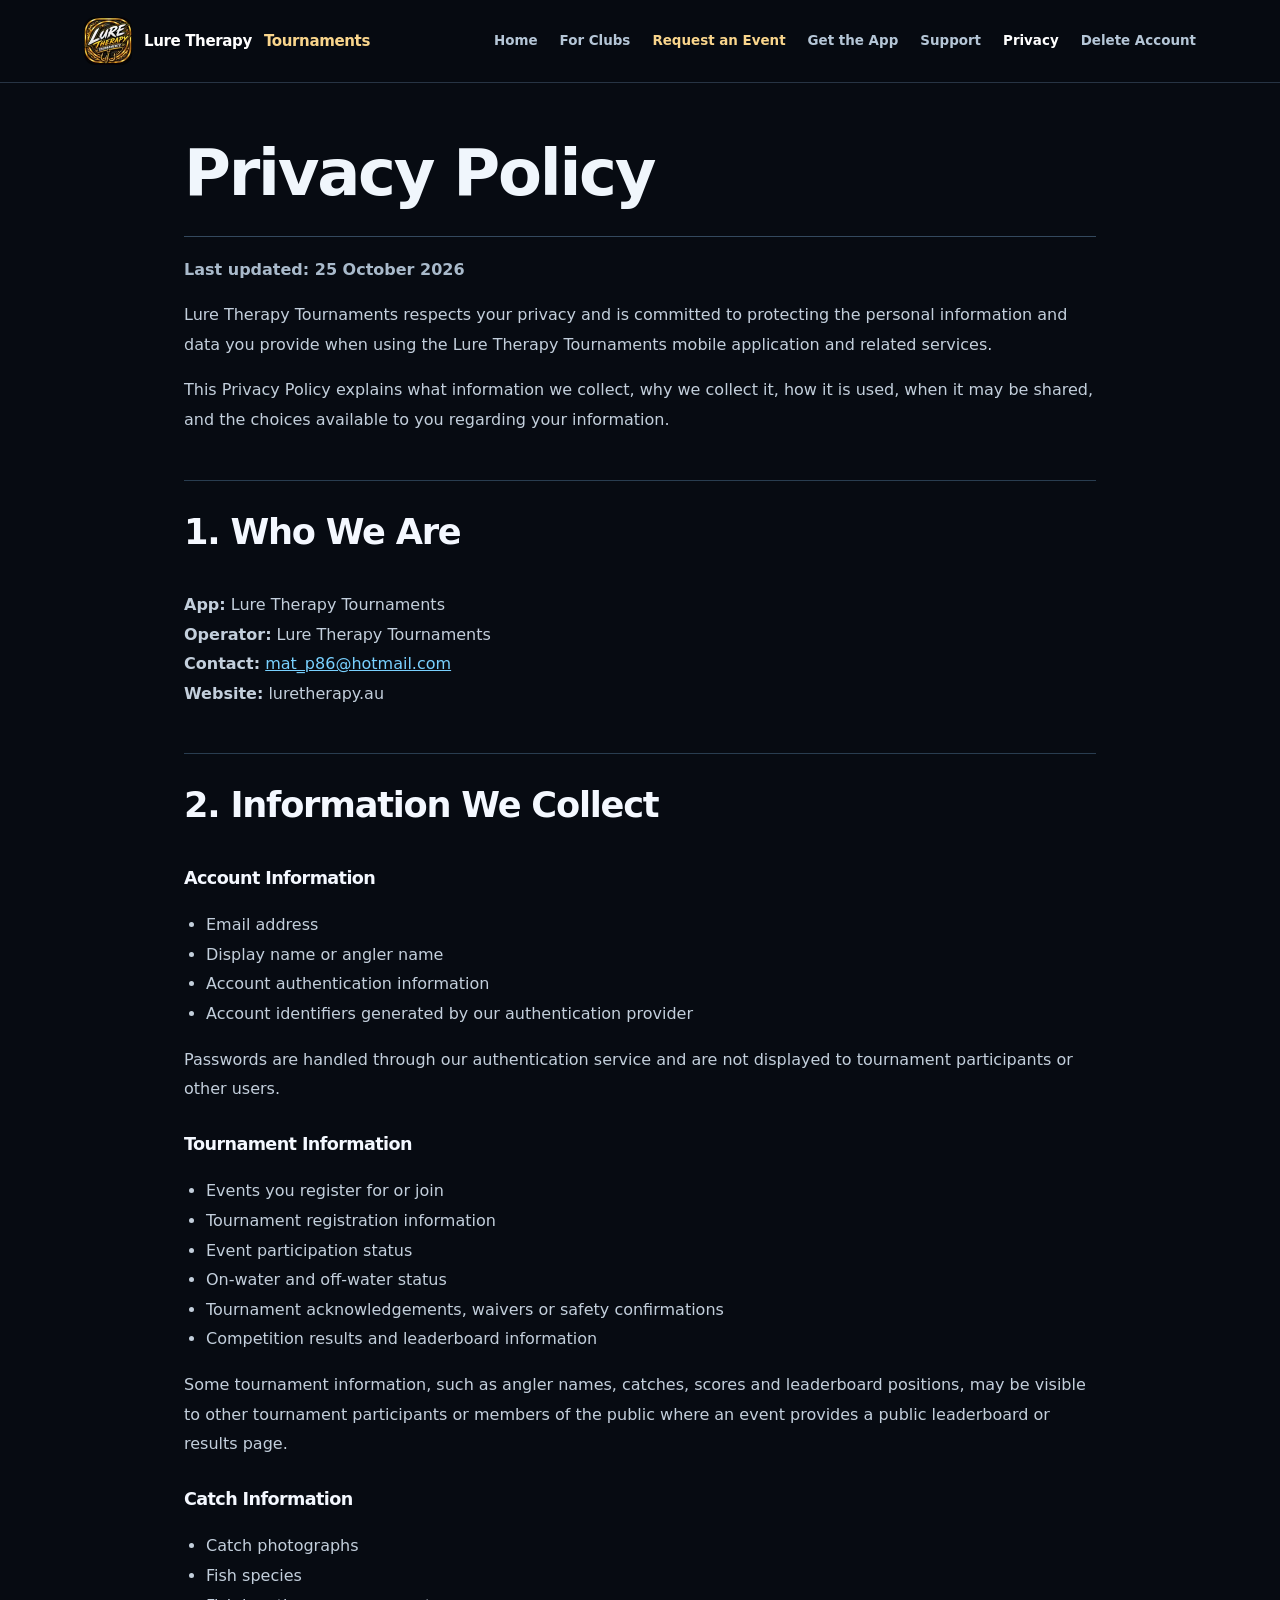
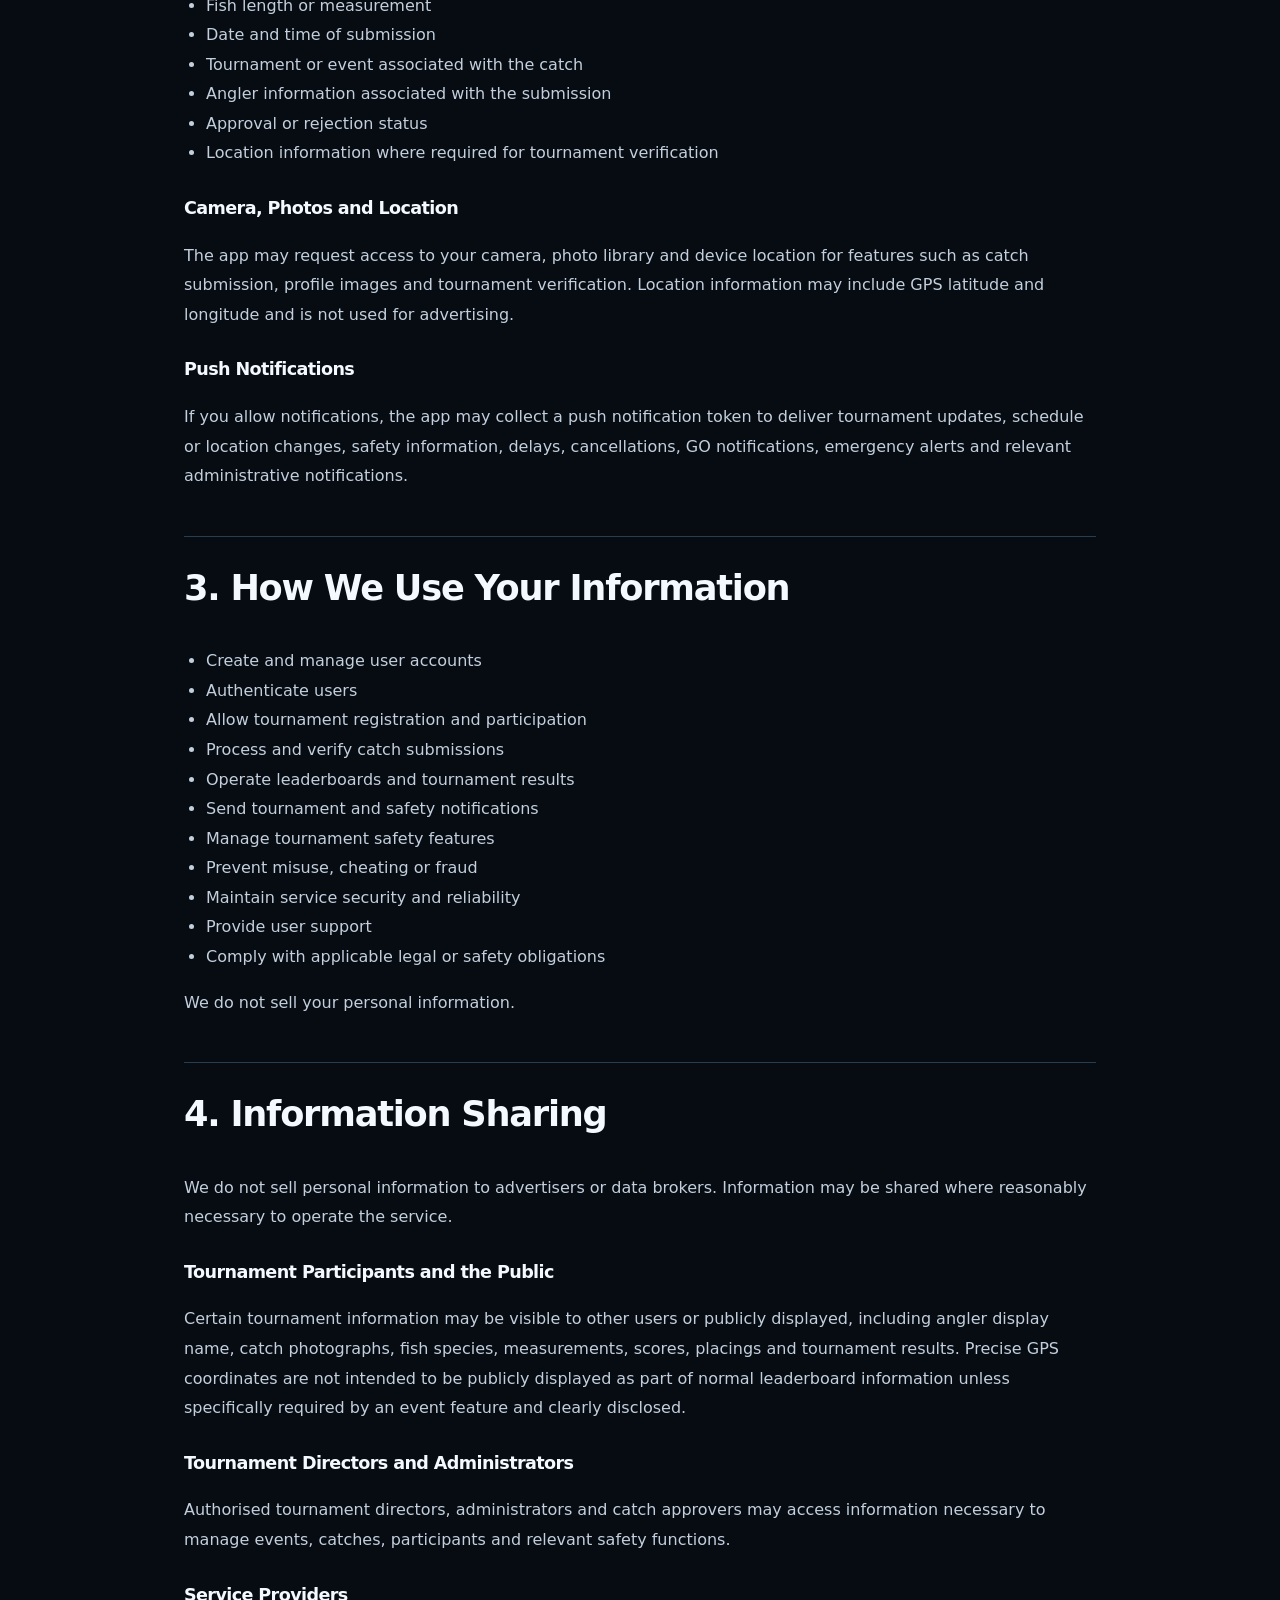
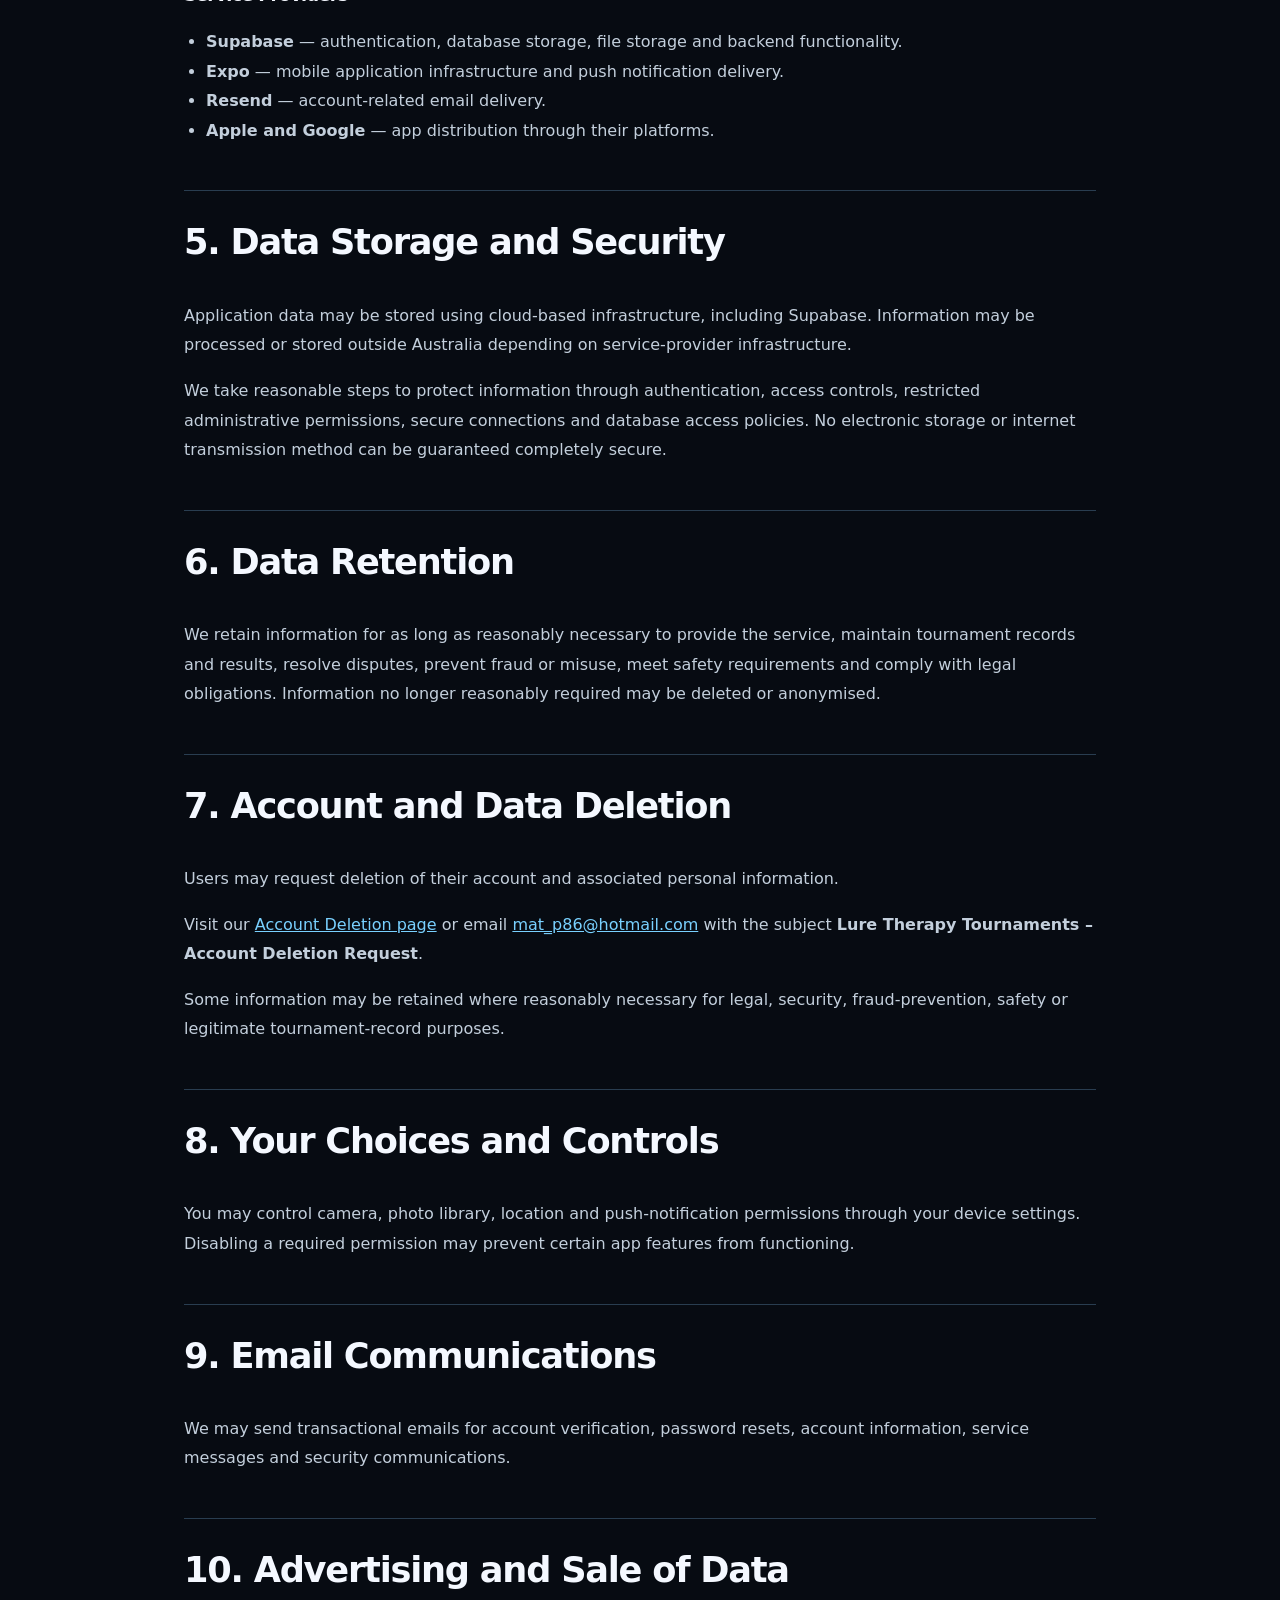
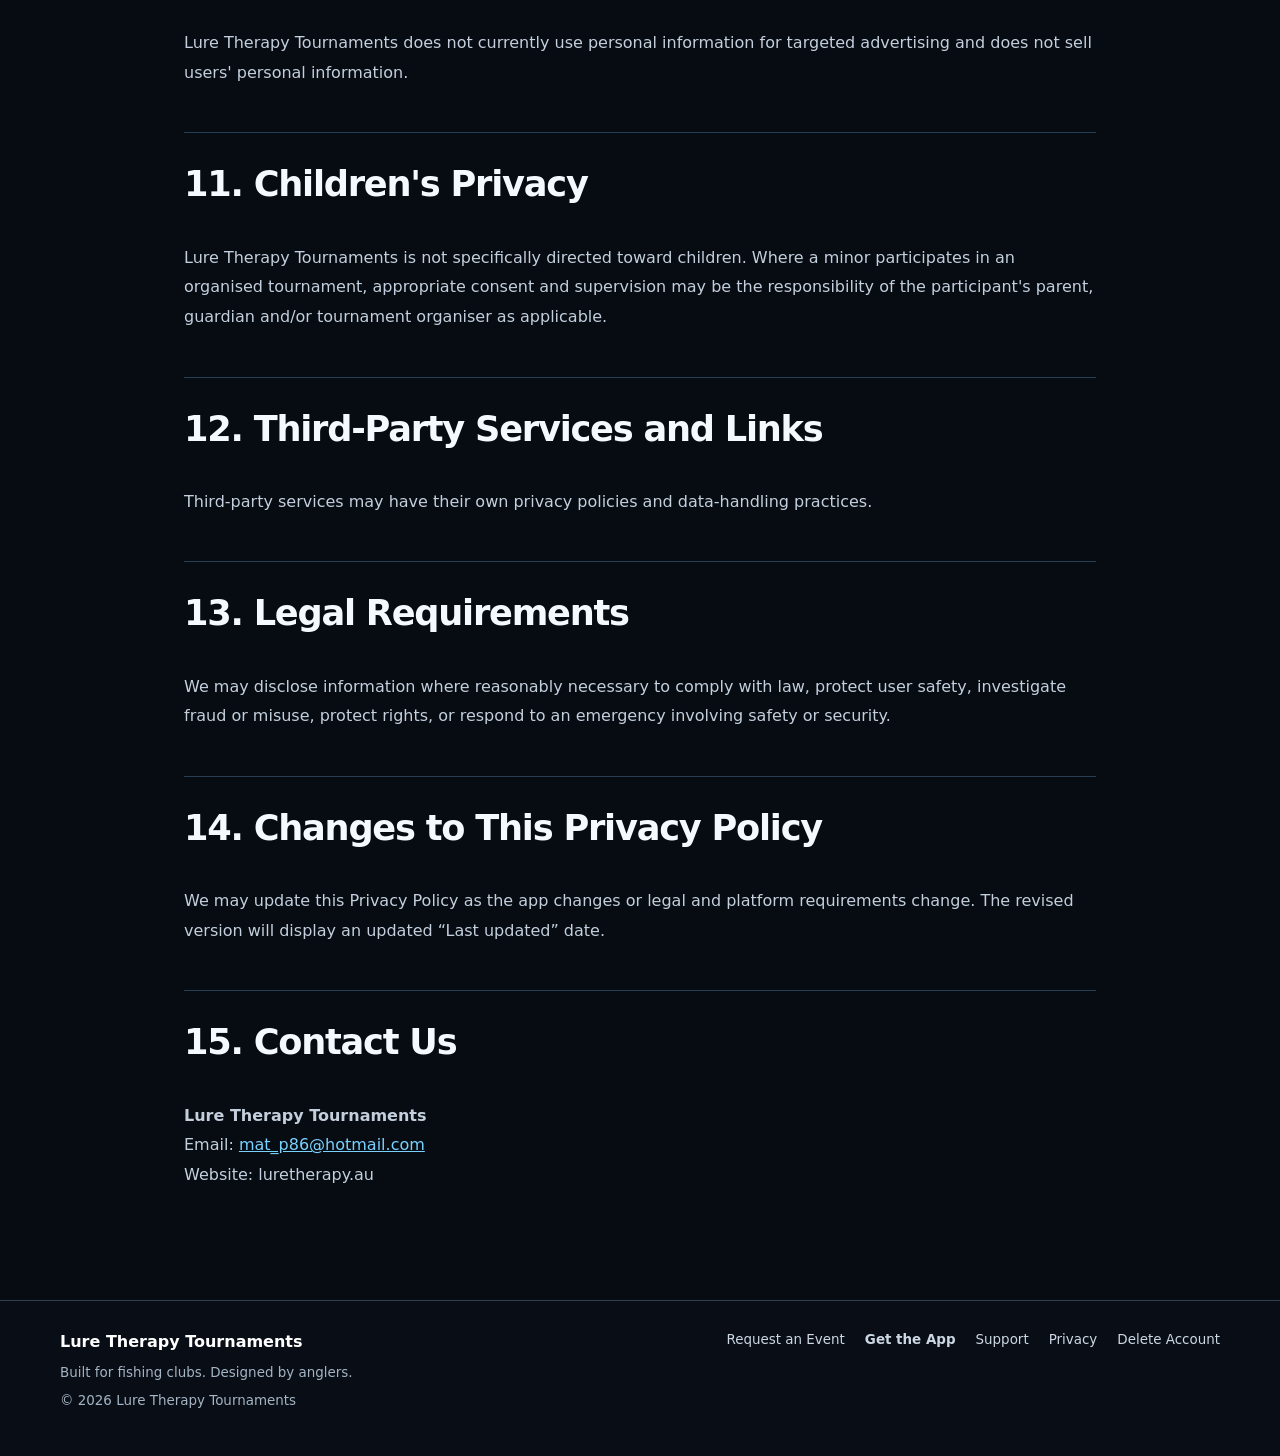
<file: privacy/index.html>
<!doctype html>
<html lang="en">
<head>
  <meta charset="utf-8">
  <meta name="viewport" content="width=device-width, initial-scale=1">
  <title>Privacy Policy | Lure Therapy Tournaments</title>
  <link rel="stylesheet" href="/styles.css">
<link rel="stylesheet" href="/site.css">
</head>
<body class="site-page">
<a class="skip-link" href="#main-content">Skip to content</a>
<header>
<div class="nav"><a class="brand brand-link" href="/" aria-label="Lure Therapy Tournaments home">Lure Therapy <span>Tournaments</span></a>
<nav class="site-nav" aria-label="Main navigation">
<a href="/">Home</a>
<a href="/#for-clubs">For Clubs</a>
<a href="/host-an-event/" class="nav-feature">Request an Event</a>
<a href="/download/">Get the App</a>
<a href="/support/">Support</a>
<a href="/privacy/" aria-current="page">Privacy</a>
<a href="/delete-account/">Delete Account</a>
</nav></div>
</header>
<main id="main-content" class="legal-main">

<h1>Privacy Policy</h1>
<p class="muted"><strong>Last updated: 25 October 2026</strong></p>

<p>Lure Therapy Tournaments respects your privacy and is committed to protecting the personal information and data you provide when using the Lure Therapy Tournaments mobile application and related services.</p>
<p>This Privacy Policy explains what information we collect, why we collect it, how it is used, when it may be shared, and the choices available to you regarding your information.</p>

<h2>1. Who We Are</h2>
<p><strong>App:</strong> Lure Therapy Tournaments<br>
<strong>Operator:</strong> Lure Therapy Tournaments<br>
<strong>Contact:</strong> <a href="mailto:mat_p86@hotmail.com">mat_p86@hotmail.com</a><br>
<strong>Website:</strong> luretherapy.au</p>

<h2>2. Information We Collect</h2>
<h3>Account Information</h3>
<ul>
<li>Email address</li>
<li>Display name or angler name</li>
<li>Account authentication information</li>
<li>Account identifiers generated by our authentication provider</li>
</ul>
<p>Passwords are handled through our authentication service and are not displayed to tournament participants or other users.</p>

<h3>Tournament Information</h3>
<ul>
<li>Events you register for or join</li>
<li>Tournament registration information</li>
<li>Event participation status</li>
<li>On-water and off-water status</li>
<li>Tournament acknowledgements, waivers or safety confirmations</li>
<li>Competition results and leaderboard information</li>
</ul>
<p>Some tournament information, such as angler names, catches, scores and leaderboard positions, may be visible to other tournament participants or members of the public where an event provides a public leaderboard or results page.</p>

<h3>Catch Information</h3>
<ul>
<li>Catch photographs</li>
<li>Fish species</li>
<li>Fish length or measurement</li>
<li>Date and time of submission</li>
<li>Tournament or event associated with the catch</li>
<li>Angler information associated with the submission</li>
<li>Approval or rejection status</li>
<li>Location information where required for tournament verification</li>
</ul>

<h3>Camera, Photos and Location</h3>
<p>The app may request access to your camera, photo library and device location for features such as catch submission, profile images and tournament verification. Location information may include GPS latitude and longitude and is not used for advertising.</p>

<h3>Push Notifications</h3>
<p>If you allow notifications, the app may collect a push notification token to deliver tournament updates, schedule or location changes, safety information, delays, cancellations, GO notifications, emergency alerts and relevant administrative notifications.</p>

<h2>3. How We Use Your Information</h2>
<ul>
<li>Create and manage user accounts</li>
<li>Authenticate users</li>
<li>Allow tournament registration and participation</li>
<li>Process and verify catch submissions</li>
<li>Operate leaderboards and tournament results</li>
<li>Send tournament and safety notifications</li>
<li>Manage tournament safety features</li>
<li>Prevent misuse, cheating or fraud</li>
<li>Maintain service security and reliability</li>
<li>Provide user support</li>
<li>Comply with applicable legal or safety obligations</li>
</ul>
<p>We do not sell your personal information.</p>

<h2>4. Information Sharing</h2>
<p>We do not sell personal information to advertisers or data brokers. Information may be shared where reasonably necessary to operate the service.</p>

<h3>Tournament Participants and the Public</h3>
<p>Certain tournament information may be visible to other users or publicly displayed, including angler display name, catch photographs, fish species, measurements, scores, placings and tournament results. Precise GPS coordinates are not intended to be publicly displayed as part of normal leaderboard information unless specifically required by an event feature and clearly disclosed.</p>

<h3>Tournament Directors and Administrators</h3>
<p>Authorised tournament directors, administrators and catch approvers may access information necessary to manage events, catches, participants and relevant safety functions.</p>

<h3>Service Providers</h3>
<ul>
<li><strong>Supabase</strong> — authentication, database storage, file storage and backend functionality.</li>
<li><strong>Expo</strong> — mobile application infrastructure and push notification delivery.</li>
<li><strong>Resend</strong> — account-related email delivery.</li>
<li><strong>Apple and Google</strong> — app distribution through their platforms.</li>
</ul>

<h2>5. Data Storage and Security</h2>
<p>Application data may be stored using cloud-based infrastructure, including Supabase. Information may be processed or stored outside Australia depending on service-provider infrastructure.</p>
<p>We take reasonable steps to protect information through authentication, access controls, restricted administrative permissions, secure connections and database access policies. No electronic storage or internet transmission method can be guaranteed completely secure.</p>

<h2>6. Data Retention</h2>
<p>We retain information for as long as reasonably necessary to provide the service, maintain tournament records and results, resolve disputes, prevent fraud or misuse, meet safety requirements and comply with legal obligations. Information no longer reasonably required may be deleted or anonymised.</p>

<h2>7. Account and Data Deletion</h2>
<p>Users may request deletion of their account and associated personal information.</p>
<p>Visit our <a href="/delete-account/">Account Deletion page</a> or email <a href="mailto:mat_p86@hotmail.com?subject=Lure%20Therapy%20Tournaments%20-%20Account%20Deletion%20Request">mat_p86@hotmail.com</a> with the subject <strong>Lure Therapy Tournaments – Account Deletion Request</strong>.</p>
<p>Some information may be retained where reasonably necessary for legal, security, fraud-prevention, safety or legitimate tournament-record purposes.</p>

<h2>8. Your Choices and Controls</h2>
<p>You may control camera, photo library, location and push-notification permissions through your device settings. Disabling a required permission may prevent certain app features from functioning.</p>

<h2>9. Email Communications</h2>
<p>We may send transactional emails for account verification, password resets, account information, service messages and security communications.</p>

<h2>10. Advertising and Sale of Data</h2>
<p>Lure Therapy Tournaments does not currently use personal information for targeted advertising and does not sell users' personal information.</p>

<h2>11. Children's Privacy</h2>
<p>Lure Therapy Tournaments is not specifically directed toward children. Where a minor participates in an organised tournament, appropriate consent and supervision may be the responsibility of the participant's parent, guardian and/or tournament organiser as applicable.</p>

<h2>12. Third-Party Services and Links</h2>
<p>Third-party services may have their own privacy policies and data-handling practices.</p>

<h2>13. Legal Requirements</h2>
<p>We may disclose information where reasonably necessary to comply with law, protect user safety, investigate fraud or misuse, protect rights, or respond to an emergency involving safety or security.</p>

<h2>14. Changes to This Privacy Policy</h2>
<p>We may update this Privacy Policy as the app changes or legal and platform requirements change. The revised version will display an updated “Last updated” date.</p>

<h2>15. Contact Us</h2>
<p><strong>Lure Therapy Tournaments</strong><br>
Email: <a href="mailto:mat_p86@hotmail.com">mat_p86@hotmail.com</a><br>
Website: luretherapy.au</p>

</main>
<footer><div class="footer-inner home-footer"><div><strong>Lure Therapy Tournaments</strong><span>Built for fishing clubs. Designed by anglers.</span><small>© 2026 Lure Therapy Tournaments</small></div><nav aria-label="Footer navigation"><a href="/host-an-event/">Request an Event</a><a href="/download/">Get the App</a><a href="/support/">Support</a><a href="/privacy/">Privacy</a><a href="/delete-account/">Delete Account</a></nav></div></footer>
</body>
</html>
</file>
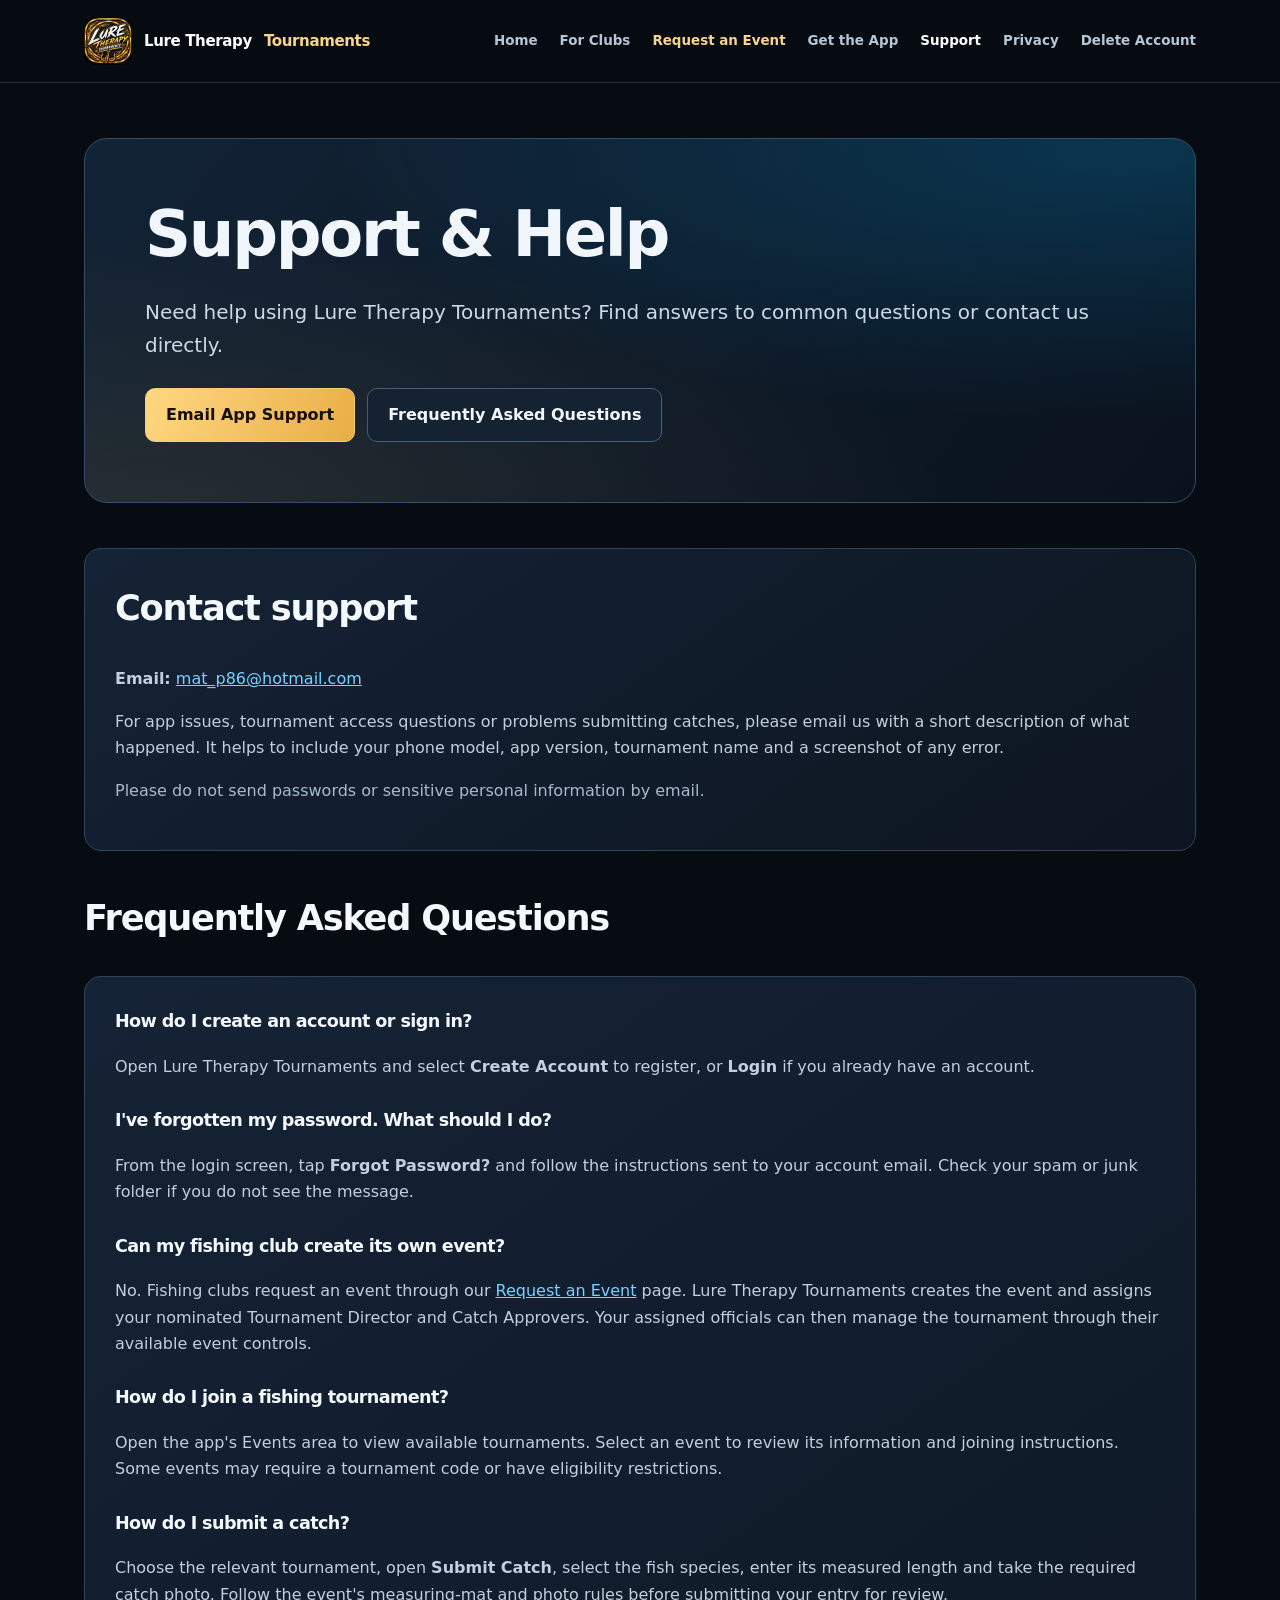
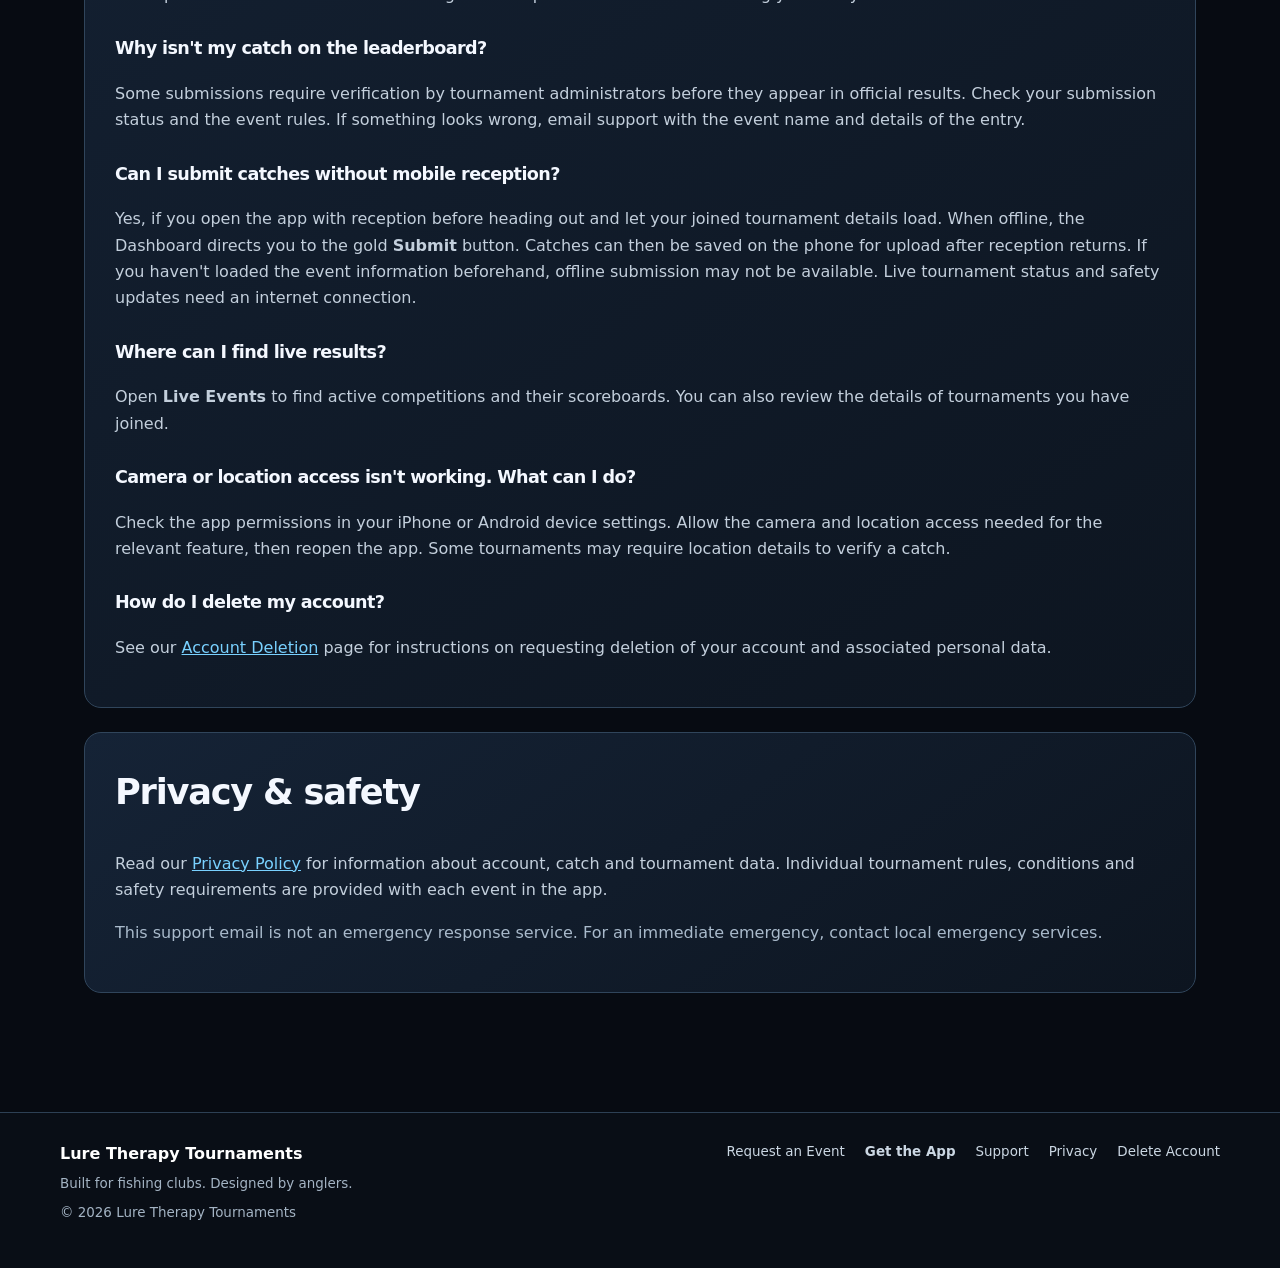
<file: support/index.html>
<!doctype html>
<html lang="en">
<head>
  <meta charset="utf-8">
  <meta name="viewport" content="width=device-width, initial-scale=1">
  <meta name="description" content="Get help with Lure Therapy Tournaments: accounts, tournament entries, catch submissions, leaderboards and privacy. Contact app support.">
  <title>Support | Lure Therapy Tournaments</title>
  <link rel="stylesheet" href="/styles.css">
<link rel="stylesheet" href="/site.css">
</head>
<body class="site-page">
<a class="skip-link" href="#main-content">Skip to content</a>
<header>
<div class="nav"><a class="brand brand-link" href="/" aria-label="Lure Therapy Tournaments home">Lure Therapy <span>Tournaments</span></a>
<nav class="site-nav" aria-label="Main navigation">
<a href="/">Home</a>
<a href="/#for-clubs">For Clubs</a>
<a href="/host-an-event/" class="nav-feature">Request an Event</a>
<a href="/download/">Get the App</a>
<a href="/support/" aria-current="page">Support</a>
<a href="/privacy/">Privacy</a>
<a href="/delete-account/">Delete Account</a>
</nav></div>
</header>
<main id="main-content">
  <section class="hero">
    <h1>Support &amp; Help</h1>
    <p class="muted">Need help using Lure Therapy Tournaments? Find answers to common questions or contact us directly.</p>
    <div class="actions">
      <a class="button" href="mailto:mat_p86@hotmail.com?subject=Lure%20Therapy%20Tournaments%20-%20App%20Support">Email App Support</a>
      <a class="button secondary" href="#common-questions">Frequently Asked Questions</a>
    </div>
  </section>

  <section class="card" aria-labelledby="contact-heading">
    <h2 id="contact-heading">Contact support</h2>
    <p><strong>Email:</strong> <a href="mailto:mat_p86@hotmail.com?subject=Lure%20Therapy%20Tournaments%20-%20App%20Support">mat_p86@hotmail.com</a></p>
    <p>For app issues, tournament access questions or problems submitting catches, please email us with a short description of what happened. It helps to include your phone model, app version, tournament name and a screenshot of any error.</p>
    <p class="muted">Please do not send passwords or sensitive personal information by email.</p>
  </section>

  <section id="common-questions" aria-labelledby="faq-heading">
    <h2 id="faq-heading">Frequently Asked Questions</h2>
    <div class="card">
      <h3>How do I create an account or sign in?</h3>
      <p>Open Lure Therapy Tournaments and select <strong>Create Account</strong> to register, or <strong>Login</strong> if you already have an account.</p>
      <h3>I've forgotten my password. What should I do?</h3>
      <p>From the login screen, tap <strong>Forgot Password?</strong> and follow the instructions sent to your account email. Check your spam or junk folder if you do not see the message.</p>
      <h3>Can my fishing club create its own event?</h3><p>No. Fishing clubs request an event through our <a href="/host-an-event/">Request an Event</a> page. Lure Therapy Tournaments creates the event and assigns your nominated Tournament Director and Catch Approvers. Your assigned officials can then manage the tournament through their available event controls.</p>
<h3>How do I join a fishing tournament?</h3>
      <p>Open the app's Events area to view available tournaments. Select an event to review its information and joining instructions. Some events may require a tournament code or have eligibility restrictions.</p>
      <h3>How do I submit a catch?</h3>
      <p>Choose the relevant tournament, open <strong>Submit Catch</strong>, select the fish species, enter its measured length and take the required catch photo. Follow the event's measuring-mat and photo rules before submitting your entry for review.</p>
      <h3>Why isn't my catch on the leaderboard?</h3>
      <p>Some submissions require verification by tournament administrators before they appear in official results. Check your submission status and the event rules. If something looks wrong, email support with the event name and details of the entry.</p>
      <h3>Can I submit catches without mobile reception?</h3>
      <p>Yes, if you open the app with reception before heading out and let your joined tournament details load. When offline, the Dashboard directs you to the gold <strong>Submit</strong> button. Catches can then be saved on the phone for upload after reception returns. If you haven't loaded the event information beforehand, offline submission may not be available. Live tournament status and safety updates need an internet connection.</p>
      <h3>Where can I find live results?</h3>
      <p>Open <strong>Live Events</strong> to find active competitions and their scoreboards. You can also review the details of tournaments you have joined.</p>
      <h3>Camera or location access isn't working. What can I do?</h3>
      <p>Check the app permissions in your iPhone or Android device settings. Allow the camera and location access needed for the relevant feature, then reopen the app. Some tournaments may require location details to verify a catch.</p>
      <h3>How do I delete my account?</h3>
      <p>See our <a href="/delete-account/">Account Deletion</a> page for instructions on requesting deletion of your account and associated personal data.</p>
    </div>
  </section>

  <section class="card" aria-labelledby="policies-heading">
    <h2 id="policies-heading">Privacy &amp; safety</h2>
    <p>Read our <a href="/privacy/">Privacy Policy</a> for information about account, catch and tournament data. Individual tournament rules, conditions and safety requirements are provided with each event in the app.</p>
    <p class="muted">This support email is not an emergency response service. For an immediate emergency, contact local emergency services.</p>
  </section>
</main>
<footer><div class="footer-inner home-footer"><div><strong>Lure Therapy Tournaments</strong><span>Built for fishing clubs. Designed by anglers.</span><small>© 2026 Lure Therapy Tournaments</small></div><nav aria-label="Footer navigation"><a href="/host-an-event/">Request an Event</a><a href="/download/">Get the App</a><a href="/support/">Support</a><a href="/privacy/">Privacy</a><a href="/delete-account/">Delete Account</a></nav></div></footer>
</body>
</html>
</file>
<file: styles.css>
:root {
  color-scheme: dark;
  --bg: #050509;
  --card: #11141a;
  --text: #f5f5f5;
  --muted: #aeb6c2;
  --accent: #00afff;
  --line: #252b35;
  --max: 920px;
}
* { box-sizing: border-box; }
body {
  margin: 0;
  font-family: Inter, ui-sans-serif, system-ui, -apple-system, BlinkMacSystemFont, "Segoe UI", sans-serif;
  background: var(--bg);
  color: var(--text);
  line-height: 1.65;
}
a { color: var(--accent); }
header { border-bottom: 1px solid var(--line); background: #050509; }
.nav {
  max-width: var(--max);
  margin: 0 auto;
  padding: 16px 22px;
  display: flex;
  gap: 18px;
  align-items: center;
  justify-content: space-between;
  flex-wrap: wrap;
}
.brand { font-weight: 800; }
nav a { margin-left: 14px; text-decoration: none; color: var(--muted); }
main { max-width: var(--max); margin: 0 auto; padding: 56px 22px 80px; }
.hero { padding: 42px 0 34px; }
h1 { font-size: clamp(2.1rem, 5vw, 3.7rem); line-height: 1.08; margin: 0 0 18px; }
h2 { margin-top: 38px; font-size: 1.45rem; }
h3 { margin-top: 26px; font-size: 1.1rem; }
p, li { color: #e7eaf0; }
.muted { color: var(--muted); }
.card {
  background: var(--card);
  border: 1px solid var(--line);
  border-radius: 16px;
  padding: 24px;
  margin: 24px 0;
}
.actions { display: flex; gap: 12px; flex-wrap: wrap; margin-top: 26px; }
.button {
  display: inline-block;
  padding: 12px 18px;
  border-radius: 10px;
  text-decoration: none;
  font-weight: 700;
  background: var(--accent);
  color: #00131c;
}
.button.secondary { background: transparent; color: var(--text); border: 1px solid var(--line); }
footer { border-top: 1px solid var(--line); padding: 28px 22px 44px; color: var(--muted); }
.footer-inner { max-width: var(--max); margin: 0 auto; }
ul { padding-left: 22px; }

/* Lure Therapy brand icon — displayed in the header on every page. */
.brand {
  display: inline-flex;
  align-items: center;
  gap: 12px;
  line-height: 1.2;
}
.brand::before {
  content: "";
  display: inline-block;
  flex: 0 0 48px;
  width: 48px;
  height: 48px;
  border-radius: 11px;
  background: url("[data-uri]") center / contain no-repeat;
}
@media (max-width: 600px) {
  .brand::before {
    flex-basis: 40px;
    width: 40px;
    height: 40px;
  }
}


/* App download sections and navigation */
nav a[aria-current="page"] { color: #fff; font-weight: 700; }
nav a[href="/download/"] { color: #f5cb6c; font-weight: 750; }
nav a[href="/download/"]:hover, nav a[href="/download/"]:focus-visible { color: #ffe2a1; }
.download-section {
  margin: 52px 0 0;
  padding: clamp(26px, 5vw, 42px);
  border: 1px solid #3d4652;
  border-radius: 20px;
  background: radial-gradient(circle at 100% 0%, rgba(247, 180, 43, .10), transparent 55%), linear-gradient(135deg, #101922, #0e1016);
}
.download-section h2 { margin: 0 0 10px; font-size: clamp(1.5rem, 3.4vw, 2.2rem); }
.download-section p { max-width: 700px; }
.download-eyebrow { color: #f5cb6c; text-transform: uppercase; letter-spacing: .14em; font-size: .82rem; font-weight: 800; }
.store-grid { display: grid; grid-template-columns: repeat(2, minmax(0, 1fr)); gap: 16px; margin-top: 25px; }
.store-option {
  display: flex; align-items: center; gap: 16px; min-height: 105px;
  padding: 20px; border: 1px solid #38414d; border-radius: 14px;
  background: #080d13;
}
.store-option > div { display: flex; flex-direction: column; align-items: flex-start; }
.store-icon { display: inline-flex; align-items: center; justify-content: center; flex: 0 0 48px; width: 48px; height: 48px; border-radius: 12px; background: #1c2430; color: #f7c65a; font-size: 1.5rem; }
.store-kicker { color: #aeb6c2; font-size: .84rem; }
.store-option strong { color: #fff; font-size: 1.1rem; }
.store-status { color: #f5cb6c; font-size: .87rem; font-weight: 700; }
.download-note { color: #aeb6c2; font-size: .9rem; margin: 16px 0 0; }
@media (max-width: 650px) {
  .store-grid { grid-template-columns: 1fr; }
  .store-option { min-height: 90px; }
  .nav nav { display: flex; flex-wrap: wrap; gap: 8px 14px; }
  .nav nav a { margin-left: 0; }
}

/* Official store download cards */
.store-grid a.store-option { color:inherit; text-decoration:none; transition:border-color .18s ease, transform .18s ease; }
.store-grid a.store-option:hover { border-color:#e6b85c; transform:translateY(-2px); }
.store-grid a.store-option:focus-visible { outline:3px solid #f7c65a; outline-offset:3px; }
@media (prefers-reduced-motion:reduce) { .store-grid a.store-option { transition:none; } }
</file>
<file: home.css>
/* Homepage only: preserve the existing shared styles on all other pages. */
.home-page { --max: 1160px; --gold: #f1bd56; --soft-gold: #f9d58c; --ink: #070b12; --blue: #24bcff; background: #070b12; }
.home-page header { position: sticky; top: 0; z-index: 20; border-bottom: 1px solid rgba(182,200,221,.12); background: rgba(7,11,18,.93); backdrop-filter: blur(16px); -webkit-backdrop-filter: blur(16px); }
.home-page .nav { gap: 20px; padding: 17px 24px; }
.home-page .brand-link { text-decoration: none; color: #fff; font-size: .95rem; letter-spacing: -.025em; }
.home-page .brand-link span { color: var(--soft-gold); }
.home-page .site-nav { display: flex; align-items: center; gap: 10px 24px; flex-wrap: wrap; }
.home-page .site-nav a { margin: 0; font-size: .85rem; font-weight: 650; transition: color .15s ease; }
.home-page .site-nav a:hover, .home-page .site-nav a:focus-visible { color: #fff; }
.home-page .site-nav .nav-feature { color: var(--soft-gold); }
.home-page main { padding: 0 24px 94px; }
.home-page h1, .home-page h2, .home-page h3 { letter-spacing: -.04em; }
.home-page h2 { font-size: clamp(2rem, 4vw, 3.15rem); line-height: 1.15; margin: 0; }
.home-page p { color: #c1cdd9; }
.home-page a:focus-visible { outline: 2px solid #f1bd56; outline-offset: 4px; }
.home-page .button { padding: 14px 22px; border-radius: 10px; display: inline-flex; align-items: center; justify-content: center; gap: 16px; min-height: 48px; transition: transform .15s, box-shadow .15s, background .15s; }
.home-page .button:hover { transform: translateY(-2px); }
.home-page .button-gold { background: linear-gradient(110deg, #ffd47c, #e9ab3d); color: #171106; border: 1px solid #f3ca6c; box-shadow: 0 8px 27px rgba(216,147,34,.14); }
.home-page .button-outline { background: rgba(255,255,255,.025); color: #f2f6ff; border: 1px solid #3b4c60; }
.home-page .button-outline:hover { background: #172331; }
.home-page .eyebrow { font-size: .74rem; line-height: 1.3; letter-spacing: .14em; text-transform: uppercase; font-weight: 800; color: #efbc59; margin: 0 0 18px; }
.home-page .home-hero { display: grid; grid-template-columns: minmax(0, 1.13fr) minmax(330px, .87fr); align-items: center; gap: clamp(30px, 4.5vw, 70px); padding: clamp(74px, 8vw, 112px) 0 clamp(75px, 8vw, 104px); position: relative; }
.home-page .home-hero::before { content: ""; position: absolute; z-index: -1; inset: -10% -8% 0 -8%; pointer-events:none; background: radial-gradient(ellipse at 65% 35%, rgba(5,92,150,.24), transparent 56%); }
.home-page .eyebrow-dot, .home-page .live-dot { display:inline-block; width: 7px; height: 7px; border-radius: 50%; background:#27c7ff; box-shadow:0 0 14px #1eaeec; margin-right: 9px; vertical-align: middle; }
.home-page h1 { margin: 0 0 26px; font-size: clamp(2.7rem, 5.1vw, 5.15rem); line-height: 1.07; max-width: 730px; }
.home-page h1 span, .home-page .mission-section h2 span { color: var(--soft-gold); }
.home-page .hero-lead { font-size: clamp(1.2rem, 2vw, 1.5rem); line-height: 1.4; color: #f0f6fa; margin: 0 0 16px; max-width: 650px; }
.home-page .hero-lead strong { color: #fff; }
.home-page .hero-sub { color: #aab9c8; font-size: 1rem; line-height: 1.75; max-width: 600px; margin: 0; }
.home-page .hero-actions { margin-top: 28px; }
.home-page .hero-highlights { display:flex; flex-wrap:wrap; gap:10px 24px; margin-top:35px; font-size:.81rem; color:#a8b6c5; }
.home-page .hero-highlights i { font-style:normal; color:#f1bd56; margin-right:6px; }
.home-page .workflow-card { position:relative; overflow:hidden; border:1px solid #36506a; border-radius:22px; background:linear-gradient(147deg,#12263a 0%,#0c1622 50%,#0d111b 100%); box-shadow:0 22px 80px rgba(0,0,0,.34); padding:27px; transform:rotate(1deg); }
.home-page .workflow-card::before { content:""; position:absolute; width:260px; height:260px; top:-145px; right:-95px; border:1px solid rgba(46,186,252,.22); border-radius:50%; box-shadow:0 0 0 65px rgba(46,186,252,.025),0 0 0 135px rgba(46,186,252,.018); pointer-events:none; }
.home-page .workflow-top { display:flex; justify-content:space-between; align-items:center; gap:10px; position:relative; }
.home-page .work-label { color:#f3d69b; font-size:.73rem; letter-spacing:.13em; font-weight:800; }
.home-page .work-badge { border:1px solid #446174; color:#86d9ff; border-radius:100px; padding:5px 8px; font-size:.62rem; letter-spacing:.05em; font-weight:750; }
.home-page .workflow-heading { color:#e5f2fb; font-weight:750; font-size:clamp(1.4rem,2.3vw,2rem); letter-spacing:-.035em; line-height:1.18; margin:24px 0; position:relative; }
.home-page .workflow-heading strong { color:#ffdb92; }
.home-page .tiny-hook { color:#1fbeff; font-size:2rem; margin-right:8px; }
.home-page .workflow-steps { border:1px solid rgba(138,171,201,.2); background:rgba(4,12,21,.46); border-radius:14px; padding:3px 15px; }
.home-page .workflow-step { display:flex; gap:14px; align-items:center; padding:13px 0; border-bottom:1px solid rgba(129,154,180,.18); }
.home-page .workflow-step:last-child { border-bottom:none; }
.home-page .step-number { color:#efc367; font-size:.78rem; font-weight:800; min-width:27px; }
.home-page .workflow-step div { display:flex; flex-direction:column; flex:1; min-width:0; }
.home-page .workflow-step strong { color:#edf5fc; font-size:.94rem; }
.home-page .workflow-step small { color:#99abbc; font-size:.75rem; line-height:1.4; }
.home-page .step-mark { color:#57c8ff; font-weight:800; }
.home-page .workflow-foot { margin-top:20px; color:#aabed0; font-size:.75rem; }
.home-page .home-section { margin: 0 0 96px; scroll-margin-top: 104px; }
.home-page .section-heading { display:grid; grid-template-columns:1fr 1fr; gap:65px; align-items:end; }
.home-page .section-heading > p { line-height:1.85; color:#adbdcd; max-width:530px; font-size:1rem; margin:0 0 4px; }
.home-page .mission-strip { display:flex; flex-wrap:wrap; justify-content:space-between; gap:14px 25px; border-top:1px solid #2a3b4d; border-bottom:1px solid #2a3b4d; margin-top:38px; padding:21px 8px; font-size:.72rem; letter-spacing:.09em; color:#c5d2df; font-weight:800; }
.home-page .section-title-wrap { max-width:790px; margin-bottom:30px; }
.home-page .section-intro { color:#adbdcc; font-size:1.08rem; margin:16px 0 0; line-height:1.65; }
.home-page .club-feature-grid { display:grid; grid-template-columns:repeat(4,minmax(0,1fr)); gap:15px; }
.home-page .club-feature { border:1px solid #273747; border-radius:16px; padding:23px 21px; min-height:218px; background:linear-gradient(155deg,#111b28,#0d141e); }
.home-page .feature-symbol { display:inline-flex; width:37px; height:37px; border-radius:9px; align-items:center; justify-content:center; font-weight:800; color:#fac96e; border:1px solid #634e2d; font-size:.83rem; background:rgba(219,158,47,.08); margin-bottom:13px; }
.home-page .club-feature h3 { margin:0 0 10px; font-size:1.11rem; line-height:1.3; color:#f2f6fb; letter-spacing:-.02em; }
.home-page .club-feature p { margin:0; color:#a7b7c6; font-size:.88rem; line-height:1.7; }
.home-page .fine-print { color:#8096aa; font-size:.81rem; margin:15px 2px 0; }
.home-page .how-section { border-top:1px solid #253547; padding-top:75px; }
.home-page .how-grid { display:grid; grid-template-columns:repeat(4,minmax(0,1fr)); gap:20px; }
.home-page .how-card { position:relative; padding:22px 12px 16px 0; border-top:2px solid #bc8e40; }
.home-page .how-card::after { content:"→"; position:absolute; right:8px; top:15px; color:#52738a; }
.home-page .how-card:last-child::after { display:none; }
.home-page .how-card > span { color:#ebba65; font-size:.78rem; font-weight:800; letter-spacing:.08em; }
.home-page .how-card h3 { color:#fff; font-size:1.24rem; line-height:1.22; margin:18px 0 11px; }
.home-page .how-card p { color:#aabacb; font-size:.9rem; line-height:1.7; margin:0; }
.home-page .host-banner { border:1px solid #73613f; background:radial-gradient(circle at 100% 0%,rgba(228,168,63,.16),transparent 52%),linear-gradient(120deg,#1a2027,#0b1724); border-radius:24px; padding:clamp(30px,4vw,52px); display:grid; grid-template-columns:minmax(0,1fr) 220px; gap:30px; align-items:center; margin-bottom:100px; }
.home-page .host-banner h2 { max-width:730px; margin-bottom:18px; }
.home-page .host-banner p:not(.eyebrow) { max-width:740px; }
.home-page .host-banner .banner-note { font-size:.79rem; color:#9ba9b7; }
.home-page .host-actions { display:flex; flex-direction:column; align-items:flex-start; gap:18px; }
.home-page .host-actions .button { width:100%; }
.home-page .text-link { color:#f7d086; text-decoration:none; font-size:.9rem; font-weight:700; }
.home-page .text-link:hover { text-decoration:underline; }
.home-page .download-highlight { display:grid; grid-template-columns:1fr 1fr; gap:36px; border:1px solid #324052; border-radius:22px; padding:clamp(23px,4vw,40px); background:linear-gradient(120deg,#121d2a,#0a1018); margin-top:25px; align-items:center; }
.home-page .mini-kicker { font-size:.75rem; font-weight:800; color:#e8b75c; letter-spacing:.12em; }
.home-page .download-highlight h3 { color:#fff; font-size:1.7rem; margin:8px 0; }
.home-page .download-highlight p { max-width:470px; }
.home-page .store-availability { display:flex; flex-direction:column; gap:13px; }
.home-page .store-availability > a { display:flex; gap:13px; align-items:center; padding:16px; background:#0a111a; border:1px solid #303d4c; border-radius:13px; }
.home-page .store-availability span:nth-child(2) { display:flex; flex-direction:column; flex:1; min-width:0; }
.home-page .store-availability small { color:#9dacbd; font-size:.71rem; }
.home-page .store-availability strong { color:#f4f7fa; font-size:.99rem; }
.home-page .store-availability em { color:#ecc371; font-style:normal; font-size:.72rem; font-weight:800; }
.home-page .store-device { width:36px; height:36px; border-radius:9px; display:flex; justify-content:center; align-items:center; flex-shrink:0; background:#1b2b3d; color:#e6b85c; }
.home-page footer { border-top:1px solid #273343; background:#080c13; }
.home-page .home-footer { display:flex; justify-content:space-between; flex-wrap:wrap; gap:25px; }
.home-page .home-footer > div { display:flex; flex-direction:column; gap:6px; }
.home-page .home-footer strong { color:#fff; }
.home-page .home-footer span, .home-page .home-footer small { color:#a0adba; font-size:.84rem; }
.home-page .home-footer nav { display:flex; flex-wrap:wrap; align-items:flex-start; gap:10px 20px; max-width:550px; }
.home-page .home-footer nav a { margin:0; color:#c6d2df; font-size:.84rem; }
.home-page .home-footer nav a:hover { color:#f6cc7c; }
.home-page .skip-link { position:absolute; left:-1000px; top:10px; background:#f2c56f; color:#111; padding:8px 14px; z-index:100; }
.home-page .skip-link:focus { left:10px; }
@media (max-width: 1020px) {
 .home-page .home-hero { grid-template-columns:1.05fr .95fr; gap:22px; }
 .home-page .club-feature-grid { grid-template-columns:repeat(2,minmax(0,1fr)); }
 .home-page .workflow-card { padding:19px; transform:none; }
 .home-page .workflow-heading { font-size:1.6rem; }
}
@media (max-width: 760px) {
 .home-page .nav { justify-content:center; text-align:center; }
 .home-page .site-nav { justify-content:center; gap:9px 16px; }
 .home-page main { padding:0 20px 60px; }
 .home-page .home-hero { grid-template-columns:1fr; padding:64px 0 65px; }
 .home-page .workflow-card { max-width:540px; width:100%; }
 .home-page .section-heading, .home-page .download-highlight, .home-page .host-banner { grid-template-columns:1fr; gap:22px; }
 .home-page .mission-strip { justify-content:flex-start; }
 .home-page .how-grid { grid-template-columns:repeat(2,minmax(0,1fr)); }
 .home-page .home-section { margin-bottom:68px; }
 .home-page .how-section { padding-top:52px; }
 .home-page .host-banner { margin-bottom:70px; }
 .home-page .host-actions { max-width:340px; }
}
@media (max-width: 510px) {
 .home-page h1 { font-size:clamp(2.5rem,11vw,3.6rem); }
 .home-page .nav { padding:13px 14px; }
 .home-page .brand-link { font-size:.82rem; }
 .home-page .site-nav { gap:5px 13px; }
 .home-page .site-nav a { font-size:.77rem; }
 .home-page .club-feature-grid,.home-page .how-grid { grid-template-columns:1fr; }
 .home-page .club-feature { min-height:auto; }
 .home-page .hero-actions .button { width:100%; }
 .home-page .workflow-card { padding:19px; }
 .home-page .home-hero { padding-top:45px; }
 .home-page .mission-strip span { width:calc(50% - 15px); font-size:.64rem; }
 .home-page .home-footer { flex-direction:column; }
 .home-page .store-availability > a { flex-wrap:wrap; }
}
@media (prefers-reduced-motion: reduce) { .home-page .button { transition:none; } }
.home-page .club-process-note{margin:27px 0 0;padding:18px 22px;background:linear-gradient(120deg,#132338,#0d1a29);border:1px solid #75603a;border-radius:14px;color:#d7e2ef;line-height:1.65}
.home-page .club-process-note strong{color:#f4ce7f}
.home-page .site-nav a[aria-current="page"]{color:#fff}
@media(max-width:650px){.home-page header{position:static}.home-page .site-nav{gap:7px 14px}.home-page .site-nav a{font-size:.77rem}}

/* Make the official app-store cards clickable and keyboard accessible. */
.home-page .store-availability > a { color:inherit; text-decoration:none; transition:border-color .18s ease, transform .18s ease; }
.home-page .store-availability > a:hover { border-color:#e6b85c; transform:translateY(-2px); }
.home-page .store-availability > a:focus-visible { outline:3px solid #f7c65a; outline-offset:3px; }
</file>
<file: premium.css>
.home-page{background:#07111c;color:#f0f4f8}.home-page header{background:#091521;border-bottom:1px solid #c9a56a33}.home-page .brand-link{display:flex;align-items:center;gap:10px}.brand-link img{border-radius:12px;object-fit:contain}.brand-name{display:flex;flex-direction:column;line-height:1.15}.home-page .home-hero{display:grid;grid-template-columns:1fr 1fr;align-items:center;gap:32px;padding-top:70px;padding-bottom:45px}.home-page .home-hero h1{font-size:clamp(2.8rem,5.8vw,5.3rem);letter-spacing:-.055em;line-height:1.02}.hero-visual{position:relative;min-height:450px;display:flex;align-items:center;justify-content:center;isolation:isolate;border:1px solid #c9a56a55;border-radius:24px;overflow:hidden;box-shadow:0 25px 80px #0006}.water-art{position:absolute;inset:0;z-index:-1}.water-art svg{height:100%;width:100%;object-fit:cover}.phone-demo{width:min(75%,250px);background:#0a1422;border:7px solid #253447;border-radius:28px;padding:20px 13px;color:#fff;box-shadow:0 24px 45px #0009;transform:rotate(5deg);margin:24px 0}.phone-top{font-size:10px;letter-spacing:.12em;color:#dcb879;display:flex;justify-content:space-between}.demo-label,.demo-caption{font-size:10px;color:#aab9cb;margin:18px 0 5px}.phone-demo h3{font-size:21px;margin:4px 0}.demo-sub{font-size:12px;color:#acbac9}.demo-row{display:flex;align-items:center;gap:8px;padding:13px 0;border-bottom:1px solid #ffffff20;font-size:11px}.demo-row b{color:#dcb879}.demo-row span{flex:1}.demo-row small{display:block;color:#9cabbc;font-size:10px}.demo-submit{background:#dcb879;color:#101923;text-align:center;padding:12px;border-radius:9px;font-weight:800;margin-top:18px}.visual-tag{position:absolute;bottom:12px;left:15px;color:#f5d6a3;font-size:10px;letter-spacing:.13em}.home-page .workflow-card{grid-column:1/-1;margin-top:12px;padding:24px;background:#101e2c;border-radius:18px}.home-page .workflow-steps{display:grid;grid-template-columns:repeat(5,minmax(0,1fr));gap:12px}.home-page .workflow-step{display:flex;flex-wrap:wrap;align-content:start;padding:12px}.home-page .workflow-step small{line-height:1.4}.premium-strip{display:flex;flex-wrap:wrap;justify-content:center;gap:18px 40px;padding:24px 16px;background:#101f2c;border-block:1px solid #dcb87930;color:#dcb879;font-size:11px;letter-spacing:.13em;font-weight:700}.home-page .club-feature,.home-page .how-card{background:linear-gradient(145deg,#142635,#0b1825);border:1px solid #dcb87925;border-radius:18px;transition:transform .2s,border-color .2s}.home-page .club-feature:hover,.home-page .how-card:hover{transform:translateY(-4px);border-color:#dcb87988}.home-page .host-banner{background:linear-gradient(120deg,#1a3444,#111b29);border:1px solid #dcb87966}.premium-faq{padding-bottom:60px}.premium-faq details{border-bottom:1px solid #dcb87930;padding:18px 0}.premium-faq summary{cursor:pointer;font-weight:700}.premium-faq details p{color:#b6c4d3;max-width:75ch;margin:12px 0}.premium-faq a{color:#e4bf7d}.home-page a:focus-visible,.premium-faq summary:focus-visible{outline:2px solid #e4bf7d;outline-offset:4px}@media(max-width:850px){.home-page .home-hero{grid-template-columns:1fr;padding-top:35px}.hero-visual{min-height:400px}.home-page .workflow-steps{grid-template-columns:repeat(2,minmax(0,1fr))}}@media(max-width:460px){.home-page .workflow-steps{grid-template-columns:1fr}.hero-visual{min-height:370px}.phone-demo{transform:none}.premium-strip{justify-content:flex-start}}@media(prefers-reduced-motion:reduce){.home-page .club-feature,.home-page .how-card{transition:none}}
.home-page .brand-banner{width:100%;max-width:none;margin:0 auto;background:#060d16;border-bottom:2px solid #dcb87966}.brand-banner img{display:block;width:100%;height:auto;max-width:none;object-fit:contain}.home-page .home-hero{padding-top:42px}.home-page .hero-visual{background:radial-gradient(ellipse at 55% 40%,#28475a,#0a1725 70%);min-height:390px}.home-page .phone-demo{transform:none}.home-page .hero-copy{min-width:0}@media(max-width:850px){.home-page .home-hero{padding-top:26px}.home-page .hero-visual{min-height:380px}}
</file>
<file: admin/assets/index-OzKqsCVz.css>
@import"https://fonts.googleapis.com/css2?family=DM+Sans:wght@400;500;600;700;800&family=Outfit:wght@400;500;600;700;800&display=swap";:root{font-family:DM Sans,Arial,sans-serif;color:#152239;background:#f5f7fa;font-synthesis:none;text-rendering:optimizeLegibility;-webkit-font-smoothing:antialiased}*{box-sizing:border-box}body{margin:0;min-width:320px}button,input,select,textarea{font:inherit}button{cursor:pointer}button:disabled{cursor:not-allowed;opacity:.55}a{color:inherit}.app-shell{min-height:100vh;display:flex}.sidebar{width:266px;flex:0 0 266px;background:#0c1422;color:#c5cfdf;min-height:100vh;display:flex;flex-direction:column;position:sticky;top:0;height:100vh;z-index:30}.brand{display:flex;align-items:center;gap:12px;padding:28px 22px 31px;border-bottom:1px solid #263142}.brand img{width:47px;height:47px;object-fit:contain;border-radius:11px}.brand strong{font-family:Outfit,Arial,sans-serif;color:#fff;letter-spacing:1px;font-size:16px;display:block;font-weight:800}.brand span{font-size:10px;letter-spacing:2px;color:#bfa56a;font-weight:800}.sidebar-inner{padding:28px 12px;flex:1;overflow-y:auto}.nav-caption{font-size:10px;font-weight:800;color:#68798f;letter-spacing:1.8px;margin:0 14px 15px;display:block}.nav-item{display:flex;align-items:center;gap:14px;width:100%;padding:13px 15px;border:0;border-radius:10px;background:transparent;color:#aeb9c9;text-align:left;font-size:13px;font-weight:700;position:relative;margin-bottom:6px;transition:background .15s,color .15s}.nav-item:hover{background:#182536;color:#fff}.nav-item.selected{background:#1d3045;color:#ffcf62}.nav-marker{position:absolute;right:0;top:10px;bottom:10px;width:3px;border-radius:3px;background:#e5b342}.sidebar-info{margin:46px 9px 0;padding:19px;border:1px solid #2c394b;border-radius:13px;background:linear-gradient(140deg,#182538,#101d2d)}.sidebar-info .info-icon{width:34px;height:34px;display:grid;place-items:center;border-radius:9px;background:#2a3b51;color:#f5c764;margin-bottom:14px}.sidebar-info strong{font-size:12px;color:#fff}.sidebar-info p{font-size:11px;line-height:1.65;color:#91a2b8;margin:9px 0 0}.sidebar-footer{border-top:1px solid #263142;display:flex;align-items:center;gap:10px;padding:20px 14px}.avatar,.top-avatar{width:37px;height:37px;flex:0 0 auto;display:grid;place-items:center;border-radius:10px;background:#bd8c28;color:#0b1422;font-weight:800;font-size:13px}.user-info{min-width:0;flex:1}.user-info strong{font-size:12px;color:#f4f7fb;display:block}.user-info span{font-size:11px;color:#91a2b8;display:block;overflow:hidden;text-overflow:ellipsis;white-space:nowrap;margin-top:3px}.icon-btn{display:inline-grid;place-items:center;width:36px;height:36px;border:0;border-radius:9px;background:transparent;color:#8798ad}.icon-btn:hover{background:#ffffff16;color:#f2bd4d}.main-area{flex:1;min-width:0}.topbar{height:78px;display:flex;align-items:center;justify-content:space-between;background:#fff;border-bottom:1px solid #e9edf2;padding:0 39px}.breadcrumb{font-size:13px;color:#8996a7;font-weight:600}.breadcrumb span{padding:0 11px;color:#c6ced8}.breadcrumb strong{color:#1c2b3d}.topbar-right{display:flex;align-items:center;gap:10px;font-size:12px;color:#6e7c8e;font-weight:700}.connection-dot,.live-dot{width:8px;height:8px;display:inline-block;background:#3cbb86;border-radius:50%;box-shadow:0 0 0 3px #3cbb861a}.top-avatar{margin-left:17px;background:#f2e7cd;color:#8b6a21;width:35px;height:35px}.content-wrap{max-width:1460px;padding:39px 40px 70px;margin:0 auto}.page-heading{display:flex;align-items:center;justify-content:space-between;gap:20px;margin-bottom:28px}.eyebrow{display:block;color:#b48726;font-size:10px;letter-spacing:2.2px;font-weight:800;margin-bottom:10px}.page-heading h1{font-family:Outfit,Arial,sans-serif;font-size:32px;line-height:1.1;color:#132238;letter-spacing:-.8px;margin:0 0 10px;font-weight:800}.page-heading p{color:#8190a2;font-size:13px;margin:0}.btn{border:0;border-radius:9px;padding:13px 18px;display:inline-flex;gap:10px;align-items:center;justify-content:center;font-size:12px;font-weight:800;white-space:nowrap;transition:transform .12s,background .15s}.btn:hover:not(:disabled){transform:translateY(-1px)}.btn-primary{background:#d5a13b;color:#142033;box-shadow:0 4px 13px #d5a13b26}.btn-primary:hover:not(:disabled){background:#e2b24c}.btn-outline{background:#fff;color:#34445a;border:1px solid #dbe2ea}.btn-outline:hover:not(:disabled){background:#f7f9fb}.btn-light{background:#fff;color:#172c45}.hero{min-height:252px;background:linear-gradient(105deg,#0d1c31,#183a55);border-radius:17px;position:relative;overflow:hidden;display:flex;align-items:center;justify-content:space-between;padding:29px 48px;margin-bottom:25px;box-shadow:0 13px 30px #112b4212}.hero:before{content:"";position:absolute;right:5%;top:-60%;width:420px;height:420px;border-radius:50%;border:1px solid #ffffff10;box-shadow:0 0 0 60px #ffffff06,0 0 0 130px #ffffff04}.hero-content{position:relative;z-index:1}.hero-pill{font-size:9px;letter-spacing:1.7px;color:#eac26c;font-weight:800;display:flex;align-items:center;gap:10px}.hero-pill .live-dot{background:#eac26c;box-shadow:0 0 0 3px #eac26c22}.hero h2{font-family:Outfit,Arial,sans-serif;color:#fff;font-size:31px;line-height:1.15;letter-spacing:-.6px;margin:14px 0 9px}.hero h2 em{font-style:normal;color:#e5b54c}.hero p{color:#b8c7d8;font-size:12px;line-height:1.6;max-width:370px;margin:0 0 18px}.hero img{position:relative;z-index:1;width:230px;height:230px;object-fit:contain;filter:drop-shadow(0 15px 26px #0005);margin-right:4%}.stats-grid{display:grid;grid-template-columns:repeat(4,minmax(0,1fr));gap:17px;margin-bottom:27px}.stat-card{background:#fff;border:1px solid #e9edf2;border-radius:13px;padding:22px 23px;box-shadow:0 4px 18px #17263c06}.stat-icon{width:43px;height:43px;border-radius:11px;display:grid;place-items:center;margin-bottom:15px}.stat-icon.gold{background:#fff5dd;color:#b88b29}.stat-icon.blue{background:#e8f2ff;color:#4d8fcd}.stat-icon.green{background:#e4f8ef;color:#3fa37a}.stat-icon.violet{background:#f1ebff;color:#876ac7}.stat-value{font-family:Outfit,Arial,sans-serif;font-weight:800;font-size:30px;color:#15243b;line-height:1.1}.stat-label{font-size:12px;color:#28384c;font-weight:800;margin-top:8px}.stat-detail{font-size:11px;color:#99a4b3;margin-top:5px}.panel{background:#fff;border:1px solid #e8edf3;border-radius:14px;overflow:hidden;box-shadow:0 5px 18px #17263c06}.panel-head{padding:24px 27px;display:flex;align-items:center;justify-content:space-between;border-bottom:1px solid #edf0f4;gap:15px}.panel-head h2{font-family:Outfit,Arial,sans-serif;font-size:17px;margin:0 0 5px;color:#16253b}.panel-head p{font-size:11px;color:#9ba7b6;margin:0}.panel-actions{display:flex;gap:15px}.text-btn{border:0;background:transparent;color:#8995a5;font-size:12px;font-weight:800;display:inline-flex;align-items:center;gap:7px}.text-btn.accent{color:#b48726}.event-list{display:flex;flex-direction:column}.event-row{display:flex;align-items:center;gap:18px;background:#fff;border:0;border-bottom:1px solid #eef1f5;width:100%;padding:19px 27px;text-align:left;min-height:94px}.event-row:last-child{border-bottom:0}.event-row:hover{background:#fafbfd}.date-tile{width:55px;height:55px;flex:0 0 55px;border-radius:10px;background:#f6f8fa;border:1px solid #e7ebf0;display:flex;flex-direction:column;align-items:center;justify-content:center}.date-tile strong{font-family:Outfit,Arial,sans-serif;color:#2b3c51;font-size:22px;line-height:1}.date-tile span{font-size:10px;color:#8a99a8;font-weight:800;margin-top:3px;letter-spacing:1px}.event-row-main{flex:1;min-width:0}.event-row-title{font-weight:800;color:#1a2a3e;font-size:13px;display:flex;gap:10px;align-items:center;flex-wrap:wrap}.status{font-size:9px;letter-spacing:.3px;font-weight:800;padding:5px 9px;border-radius:20px}.status.upcoming{background:#e8f3ff;color:#4382bd}.status.active{background:#e6f9ef;color:#298c5f}.status.completed{background:#eef1f4;color:#758392}.status.delayed{background:#fff4d9;color:#a9791c}.status.cancelled{background:#fde9e9;color:#b94d50}.event-row-sub{display:flex;gap:20px;flex-wrap:wrap;margin-top:9px;color:#8997a8;font-size:11px}.event-row-sub span{display:inline-flex;align-items:center;gap:5px}.event-meta{display:flex;flex-direction:column;align-items:flex-end;gap:4px;font-size:11px;font-weight:800;color:#485970}.event-meta small{font-size:10px;font-weight:600;color:#9da9b7}.event-arrow{color:#b3beca}.empty-state{display:flex;flex-direction:column;align-items:center;justify-content:center;padding:62px 20px;gap:9px;color:#a6b2c0}.empty-state strong{font-size:15px;color:#44546b}.empty-state span{font-size:12px}.list-tools{display:flex;align-items:center;gap:13px;padding:22px 26px 12px}.search-wrap{flex:1;position:relative}.search-wrap svg{position:absolute;left:14px;top:13px;color:#9eacba}.search-wrap input{width:100%;height:45px;padding:0 15px 0 44px;border:1px solid #e0e7ee;border-radius:9px;outline:none;font-size:12px;color:#26384e}.search-wrap input:focus,.field input:focus,.field select:focus,.field textarea:focus,.login-form input:focus{border-color:#cba24c;box-shadow:0 0 0 3px #e4b24e1a}.filter-wrap{display:flex;align-items:center;gap:9px;border:1px solid #e0e7ee;border-radius:9px;padding:0 13px;height:45px;color:#8392a3}.filter-wrap select{border:0;background:transparent;-webkit-appearance:none;-moz-appearance:none;appearance:none;font-size:12px;font-weight:700;color:#43536a;outline:none;min-width:110px}.bordered{border:1px solid #e0e7ee;height:45px;width:45px}.list-count{padding:10px 27px 15px;color:#99a6b5;font-size:11px;font-weight:700}.editor-top{margin-bottom:24px}.back-link{background:transparent;border:0;color:#8795a6;display:flex;align-items:center;gap:7px;font-size:12px;font-weight:800;margin-bottom:24px;padding:0}.back-link:hover{color:#a77d24}.editor-heading{margin-bottom:0}.editor-grid{display:grid;grid-template-columns:220px minmax(0,1fr);align-items:start;gap:23px}.editor-tabs{background:#fff;border:1px solid #e8edf3;border-radius:12px;padding:10px;position:sticky;top:100px}.editor-tab{display:flex;align-items:center;gap:11px;padding:15px 13px;border:0;background:transparent;color:#8492a2;width:100%;text-align:left;border-radius:8px;font-size:12px;font-weight:800;margin-bottom:3px}.editor-tab:hover{background:#f6f8fb}.editor-tab.active{background:#fff6e5;color:#a47a27}.editor-tab span{flex:1}.tab-arrow{opacity:0}.editor-tab.active .tab-arrow{opacity:1}.editor-side-note{margin:28px 7px 6px;border-top:1px solid #edf0f3;padding:22px 5px 3px;color:#c79c40}.editor-side-note strong{display:block;font-size:11px;color:#33465e;margin:10px 0 6px}.editor-side-note p{font-size:10px;color:#9aa7b7;line-height:1.65;margin:0}.editor-content{min-width:0}.form-card{background:#fff;border:1px solid #e8edf3;border-radius:13px;padding:28px 30px;box-shadow:0 5px 18px #17263c05}.section-heading{display:flex;gap:14px;align-items:center;margin-bottom:26px}.section-icon{width:44px;height:44px;flex:0 0 44px;background:#fff4db;border-radius:11px;color:#bb8c2b;display:grid;place-items:center}.section-heading h3{font-family:Outfit,Arial,sans-serif;font-size:18px;color:#1a2b42;margin:0 0 5px}.section-heading p{font-size:11px;color:#9ba7b5;margin:0}.form-grid{display:grid;grid-template-columns:repeat(2,minmax(0,1fr));gap:22px 20px}.field{display:flex;flex-direction:column;gap:8px;min-width:0}.field-label{font-size:11px;font-weight:800;color:#44546a}.field-label i{color:#cb8b4a;font-style:normal}.field input,.field select,.field textarea,.user-picker>input{border:1px solid #dfe6ed;border-radius:8px;outline:none;background:#fff;color:#23354a;font-size:12px;width:100%;min-width:0}.field input,.field select{height:44px;padding:0 12px}.field select{cursor:pointer}.field textarea{padding:12px;line-height:1.55;resize:vertical}.field textarea:read-only{background:#f8fafc;color:#66778a}.field-hint{font-size:10px;line-height:1.5;color:#a0adba}.span-2{grid-column:span 2}.form-note{display:flex;align-items:flex-start;gap:10px;background:#f3f8fd;color:#6b7f95;border:1px solid #e6eff8;border-radius:9px;font-size:11px;line-height:1.6;padding:14px;margin-top:25px}.form-note svg{flex:0 0 auto;color:#6699c4}.inner-divider{height:1px;background:#eaf0f5;margin:31px 0}.preset-grid{display:grid;grid-template-columns:repeat(3,minmax(0,1fr));gap:11px;margin-bottom:25px}.preset{background:#fff;border:1px solid #e2e8ef;border-radius:10px;text-align:left;padding:14px;position:relative;min-height:95px}.preset.selected{border-color:#d3a34a;background:#fffcf5;box-shadow:0 0 0 1px #d3a34a33}.preset-check{position:absolute;right:10px;top:10px;border:1px solid #d6dee7;width:18px;height:18px;border-radius:50%;display:grid;place-items:center;color:#fff}.preset.selected .preset-check{background:#d3a34a;border-color:#d3a34a}.preset strong{display:block;color:#273a50;font-size:12px;margin-bottom:7px}.preset small{font-size:10px;color:#93a0b0;line-height:1.4;display:block}.organisers-grid{display:grid;grid-template-columns:repeat(2,minmax(0,1fr));gap:17px;margin-top:24px}.user-picker{border:1px solid #e0e7ee;border-radius:10px;padding:16px;min-width:0}.user-picker-head{display:flex;justify-content:space-between;gap:10px;margin-bottom:13px}.user-picker-head strong{font-size:12px;color:#2b3e55}.user-picker-head span{font-size:10px;color:#a0acb9}.user-picker>input{height:40px;padding:0 12px;margin-bottom:10px}.user-picker-scroll{height:225px;overflow:auto}.user-option{display:flex;align-items:center;gap:9px;padding:9px 5px;font-size:11px;color:#43556b;border-bottom:1px solid #f1f3f5}.user-option input{accent-color:#c79a3b}.no-users{padding:20px;color:#a3aebc;font-size:11px}.user-picker small{display:block;font-size:10px;color:#9ba7b5;margin-top:8px}.logo-layout{display:grid;grid-template-columns:200px minmax(0,1fr);gap:27px;align-items:center}.logo-preview{width:200px;height:200px;border:1px dashed #cbd5e1;border-radius:14px;background:#f8fafc;display:grid;place-items:center;overflow:hidden}.logo-preview img{width:100%;height:100%;object-fit:contain}.logo-empty{display:flex;flex-direction:column;align-items:center;gap:12px;color:#a7b3c0;font-size:12px}.logo-details h3{font-family:Outfit,Arial,sans-serif;font-size:17px;color:#273a50}.logo-details p{font-size:12px;color:#8190a2;line-height:1.7}.logo-details code{font-size:11px;color:#ae852b}.file-label{position:relative;overflow:hidden;cursor:pointer}.file-label input{position:absolute;top:0;right:0;bottom:0;left:0;opacity:0;cursor:pointer}.selected-file{display:flex;align-items:center;gap:8px;color:#3e946c;font-size:12px;margin-top:13px}.selected-file button{border:0;background:none;color:#a1aeba;display:grid;place-items:center}.editor-bottom{display:flex;align-items:center;justify-content:space-between;gap:15px;margin-top:18px}.editor-bottom>span{display:flex;align-items:center;gap:7px;color:#9aa7b5;font-size:11px}.editor-bottom>div{display:flex;gap:11px}.loading-card{background:#fff;border:1px solid #e8edf3;border-radius:12px;padding:60px;display:flex;align-items:center;justify-content:center;gap:14px;color:#7c8da1;font-size:13px}.spinner{width:24px;height:24px;border:3px solid #d9e3ed;border-top-color:#d3a342;border-radius:50%;animation:spin .75s linear infinite}@keyframes spin{to{transform:rotate(360deg)}}.app-loading{height:100vh;display:flex;align-items:center;justify-content:center;gap:13px;color:#607187}.alert{display:flex;align-items:flex-start;gap:10px;padding:13px 14px;border-radius:9px;font-size:12px;line-height:1.55}.alert svg{flex:0 0 auto}.alert.error{background:#fff0f0;color:#a83e48;border:1px solid #ffd9dd}.alert.warning{background:#fff8e8;color:#997127;border:1px solid #f3e2b5}.page-alert{margin-bottom:19px}.page-alert span{flex:1}.page-alert button{background:transparent;border:0;color:inherit}.toast{position:fixed;right:24px;bottom:24px;z-index:70;max-width:430px;min-width:300px;background:#17293e;color:#fff;border-radius:12px;padding:17px;display:flex;align-items:center;gap:11px;box-shadow:0 12px 35px #0d213b40;font-size:12px}.toast>span{color:#f1c563}.toast p{margin:0;flex:1;line-height:1.5}.toast button{background:none;border:0;color:#b6c5d5}.toast.error{background:#8c3c42}.login-shell{min-height:100vh;background:radial-gradient(ellipse at 70% 10%,#214563 0%,transparent 40%),linear-gradient(130deg,#091421,#0f2236);display:flex;flex-direction:column;align-items:center;justify-content:center;padding:30px;position:relative;overflow:hidden}.login-glow{position:absolute;width:650px;height:650px;border:1px solid #ffffff08;border-radius:50%;box-shadow:0 0 0 80px #ffffff03,0 0 0 170px #ffffff02;right:-200px;top:-300px}.login-brand{display:flex;align-items:center;gap:12px;position:relative;margin-bottom:28px}.login-brand img{width:55px;height:55px;border-radius:12px}.login-brand strong{display:block;font-family:Outfit,Arial,sans-serif;font-size:22px;letter-spacing:1px;color:#fff}.login-brand span{display:block;color:#d6ad50;letter-spacing:2px;font-size:10px;font-weight:800;margin-top:2px}.login-card{width:100%;max-width:450px;background:#fff;border-radius:18px;padding:37px 39px;position:relative;box-shadow:0 22px 65px #0004}.login-lock{width:47px;height:47px;border-radius:12px;background:#fff4db;color:#b88c32;display:grid;place-items:center;margin-bottom:22px}.login-card h1{font-family:Outfit,Arial,sans-serif;font-size:31px;margin:0 0 9px;color:#182a41}.login-card p{font-size:12px;color:#8191a4;line-height:1.65;margin:0 0 24px}.login-form{display:flex;flex-direction:column;gap:16px}.login-form label{font-size:11px;font-weight:800;color:#42536a;display:flex;flex-direction:column;gap:8px}.login-form input{height:46px;border:1px solid #dfe6ee;border-radius:9px;padding:0 13px;outline:none;font-size:12px}.full{width:100%;margin-top:7px;height:47px}.login-foot{border-top:1px solid #eef1f5;margin-top:27px;padding-top:19px;display:flex;justify-content:center;gap:9px;color:#95a2b1;font-size:10px}.login-bottom{color:#7d8da2;font-size:11px;margin-top:25px}.denied-screen{height:100vh;background:#0d1929;display:grid;place-items:center;padding:20px}.denied-card{background:#fff;padding:45px;border-radius:18px;max-width:460px;text-align:center}.denied-icon{display:grid;place-items:center;color:#bd8e2f;background:#fff3d7;border-radius:13px;width:64px;height:64px;margin:0 auto 23px}.denied-card h1{font-family:Outfit,Arial,sans-serif;color:#23374d}.denied-card p{font-size:13px;color:#77899c;line-height:1.7}.denied-card .btn{margin-top:18px}.auth-error{position:fixed;bottom:15px;left:15px;color:#f5d4d4;background:#9b4040;padding:13px;border-radius:10px;font-size:12px}.mobile-menu,.mobile-shade{display:none}@media(max-width:1250px){.sidebar{width:230px;flex-basis:230px}.brand{padding-left:14px}.content-wrap{padding:30px 26px}.hero img{width:190px;height:190px}.stats-grid{gap:12px}.stat-card{padding:19px}.editor-grid{grid-template-columns:195px minmax(0,1fr)}.editor-tab{padding:13px 10px}}@media(max-width:1000px){.stats-grid{grid-template-columns:repeat(2,minmax(0,1fr))}.hero img{width:160px;height:160px;margin:0}.hero{padding:30px}.editor-grid{grid-template-columns:1fr}.editor-tabs{position:static;display:flex;gap:4px;overflow:auto;white-space:nowrap}.editor-tab{width:auto;flex:1;min-width:max-content}.editor-tab .tab-arrow,.editor-side-note{display:none}}@media(max-width:700px){.sidebar{position:fixed;transform:translate(-110%);transition:transform .2s;box-shadow:10px 0 40px #0002}.sidebar.mobile-open{transform:translate(0)}.mobile-shade{display:block;position:fixed;top:0;right:0;bottom:0;left:0;background:#07101dbb;border:0;z-index:25}.mobile-menu{display:inline-grid;margin-right:12px}.topbar{height:65px;padding:0 17px;justify-content:flex-start}.topbar-right{margin-left:auto}.topbar-right>span:not(.connection-dot){display:none}.top-avatar{margin-left:4px}.content-wrap{padding:26px 15px 60px}.page-heading{align-items:flex-start}.page-heading h1{font-size:27px}.page-heading>.btn{font-size:0;padding:12px}.page-heading>.btn svg{width:20px}.hero{padding:25px 22px;min-height:240px}.hero img{width:90px;height:90px;position:absolute;right:5px;top:20px;opacity:.7}.hero h2{font-size:27px}.hero p{max-width:290px}.stats-grid{gap:10px}.stat-card{padding:15px}.stat-value{font-size:25px}.panel-head{padding:18px}.event-row{padding:16px;gap:12px}.event-row-sub{gap:8px}.event-meta{display:none}.date-tile{width:47px;height:47px;flex-basis:47px}.event-row-title{font-size:12px}.list-tools{padding:15px;gap:7px}.filter-wrap{padding:0 8px}.filter-wrap select{min-width:85px;max-width:90px}.filter-wrap svg:first-child{display:none}.form-card{padding:20px 16px}.form-grid,.organisers-grid,.logo-layout{grid-template-columns:1fr}.span-2{grid-column:span 1}.preset-grid{grid-template-columns:1fr}.preset{min-height:70px}.editor-bottom{align-items:flex-start;flex-direction:column}.editor-bottom>div{width:100%;justify-content:flex-end}.logo-preview{width:170px;height:170px}.login-card{padding:30px 24px}.login-brand strong{font-size:19px}}.qr-details-shortcut{margin-top:17px}.join-qr-card{min-height:520px}.join-qr-warning{margin:0 0 18px}.join-qr-layout{display:grid;grid-template-columns:minmax(270px,.92fr) minmax(290px,1fr);gap:35px;align-items:center;margin-top:23px}.qr-print-sheet{background:#fff;border:1px solid #e5eaf0;border-radius:16px;padding:26px 22px;text-align:center;box-shadow:0 5px 22px #16273e0a;max-width:430px;width:100%;margin:0 auto;color:#16263b}.qr-print-brand{font-size:10px;letter-spacing:2px;font-weight:800;color:#b58a2f}.qr-print-sheet h3{font-family:Outfit,Arial,sans-serif;font-size:20px;line-height:1.3;margin:14px 0 10px;overflow-wrap:anywhere}.qr-code-image{display:block;width:100%;max-width:310px;height:auto;margin:0 auto;image-rendering:auto}.qr-loading{height:270px;display:grid;place-items:center;font-size:12px;color:#8290a1}.qr-print-instruction{font-size:12px;line-height:1.5;color:#617184;margin:4px auto 18px;max-width:290px}.qr-print-label{display:block;color:#8491a2;font-size:10px;font-weight:800;letter-spacing:1.4px}.qr-print-code{display:block;font-family:Outfit,Arial,sans-serif;font-size:24px;letter-spacing:1.5px;overflow-wrap:anywhere;margin-top:5px}.join-qr-actions{max-width:460px}.join-qr-actions h3{font-family:Outfit,Arial,sans-serif;font-size:25px;color:#14283e;margin:0 0 11px}.join-qr-actions>p{font-size:13px;line-height:1.7;color:#7d8da0}.join-qr-code-row{display:flex;justify-content:space-between;align-items:center;gap:14px;border:1px solid #e5eaf0;background:#f8fafc;padding:15px;border-radius:11px;margin:22px 0 17px}.join-qr-code-row small{display:block;font-size:10px;color:#8291a1;margin-bottom:5px}.join-qr-code-row strong{font-family:Outfit,Arial,sans-serif;font-size:20px;color:#1a2a41;letter-spacing:.6px;overflow-wrap:anywhere}.join-qr-action-btn{display:flex;width:100%;margin-top:11px;min-height:45px}.join-qr-tip{margin-top:21px!important;font-size:11px!important}.join-qr-tip code{background:#f0f3f7;padding:2px 4px;border-radius:4px;color:#344b64;overflow-wrap:anywhere}@media(max-width:850px){.join-qr-layout{grid-template-columns:1fr}.join-qr-actions{max-width:none}}@media print{@page{size:A4 portrait;margin:15mm}body *{visibility:hidden!important}.qr-print-sheet,.qr-print-sheet *{visibility:visible!important}.qr-print-sheet{position:absolute!important;top:12mm!important;left:0!important;right:0!important;margin:0 auto!important;width:160mm!important;max-width:160mm!important;border:0!important;box-shadow:none!important;padding:10mm!important}.qr-print-brand{font-size:15px!important;color:#000!important}.qr-print-sheet h3{font-size:27px!important;margin:14mm 0 7mm!important}.qr-code-image{width:105mm!important;max-width:105mm!important}.qr-print-instruction{font-size:15px!important;max-width:none!important;margin:7mm auto!important}.qr-print-label{font-size:14px!important}.qr-print-code{font-size:31px!important}}.species-summary{display:flex;align-items:flex-start;gap:16px;padding:19px 22px;background:#fdf7e9;border:1px solid #f1e2c1;border-radius:12px;margin:0 0 22px}.species-summary-icon{width:42px;height:42px;flex:0 0 42px;display:grid;place-items:center;border-radius:11px;background:#f6e6c2;color:#b58a2f}.species-summary strong{display:block;font-family:Outfit,Arial,sans-serif;font-size:16px;color:#25364b}.species-summary p{margin:5px 0 0;color:#68788b;font-size:12px;line-height:1.7;max-width:750px}.species-success{display:flex;align-items:flex-start;gap:10px;padding:13px 14px;border:1px solid #c6e7d8;border-radius:9px;background:#eefaf3;color:#317f5c;font-size:12px;margin-bottom:18px}.species-success span{flex:1;line-height:1.5}.species-success button{border:0;background:none;color:inherit}.species-add-panel{margin-bottom:20px}.species-add-form{display:flex;align-items:end;gap:14px;padding:0 24px 25px}.species-add-form .field{flex:1;max-width:550px}.species-add-form input{height:46px}.species-add-form .btn{height:46px;white-space:nowrap}.species-toolbar{display:flex;align-items:center;gap:12px;padding:20px 24px;border-bottom:1px solid #edf1f5}.species-toolbar .search-wrap{flex:1;max-width:none}.species-toolbar>select{height:46px;min-width:145px;border:1px solid #dfe6ee;background:#fff;color:#394e66;padding:0 12px;border-radius:9px;font-size:12px}.species-row{display:flex;align-items:center;gap:15px;padding:17px 24px;border-bottom:1px solid #eef1f5;min-height:77px}.species-row:last-child{border-bottom:0}.species-fish-icon{width:42px;height:42px;flex:0 0 42px;display:grid;place-items:center;border-radius:11px;background:#e8f7ee;color:#40916b}.species-fish-icon.inactive{background:#edf1f5;color:#8d9aab}.species-row-main{display:flex;align-items:center;gap:12px;flex:1;min-width:0}.species-row-main>strong{font-family:Outfit,Arial,sans-serif;font-size:15px;color:#24374e;overflow-wrap:anywhere}.species-status{font-size:10px;font-weight:800;padding:5px 8px;border-radius:6px;white-space:nowrap}.species-status.enabled{background:#e8f8ef;color:#338962}.species-status.disabled{background:#f0f2f5;color:#7f8b9c}.species-row-actions{display:flex;align-items:center;gap:8px}.species-row-actions .btn{padding:10px 14px;font-size:11px;min-width:90px;justify-content:center}.species-rename{display:flex;align-items:center;gap:8px;width:100%}.species-rename input{flex:1;min-width:100px;height:40px;border:1px solid #dce5ef;border-radius:8px;padding:0 12px}.species-rename .btn{padding:10px 12px;font-size:11px}.species-empty{padding:36px 24px;display:flex;align-items:center;justify-content:center;gap:10px;color:#7c8b9b;font-size:13px}.species-footnote{display:flex;align-items:flex-start;gap:9px;font-size:11px;color:#7d8b9b;line-height:1.6;margin-top:17px}.species-footnote svg{flex:0 0 auto}@media(max-width:700px){.species-add-form{flex-direction:column;align-items:stretch}.species-add-form .field{width:100%;max-width:none}.species-toolbar{flex-direction:column;align-items:stretch}.species-row{padding:15px;flex-wrap:wrap}.species-row-main{flex:1}.species-row-actions{width:100%;justify-content:flex-end}.species-rename{flex-wrap:wrap}.species-rename input{width:100%;flex-basis:100%}.species-status{margin-left:auto}}.species-quick-add{margin-top:-5px;margin-bottom:5px}.species-quick-add>.text-btn{padding:4px 0;font-size:12px}.species-quick-add-row{display:flex;align-items:center;flex-wrap:wrap;gap:9px;margin-top:10px}.species-quick-add-row input{min-width:210px;max-width:340px;flex:1;height:42px;border:1px solid #dfe6ee;border-radius:9px;padding:0 12px}.species-quick-add-row .btn{height:42px;white-space:nowrap}.species-quick-add-row span{font-size:10px;color:#8795a6;width:100%}
</file>
<file: site.css>
/* Shared public-site design; /admin/ deliberately untouched. */
.site-page{--max:1160px;background:#070b12;color:#f0f6fc}
.site-page header{position:sticky;top:0;z-index:10;background:rgba(7,11,18,.95);border-bottom:1px solid #273444;backdrop-filter:blur(15px)}
.site-page .nav{max-width:1160px;display:flex;align-items:center;justify-content:space-between;flex-wrap:wrap;gap:16px;padding:17px 24px}
.site-page .brand-link{font-size:.94rem;letter-spacing:-.025em;text-decoration:none;color:#fff}
.site-page .brand-link span{color:#f9d58c}
.site-page .site-nav{display:flex;align-items:center;flex-wrap:wrap;gap:9px 22px}
.site-page .site-nav a{font-size:.84rem;font-weight:650;margin:0;color:#b5c6d7;text-decoration:none}
.site-page .site-nav a:hover,.site-page .site-nav a[aria-current="page"]{color:#fff}
.site-page .site-nav .nav-feature{color:#f9d58c}
.site-page .skip-link{position:absolute;left:-9999px;top:10px;padding:10px 16px;background:#f7d183;color:#111;z-index:99}
.site-page .skip-link:focus{left:10px}
.site-page main{max-width:1160px;padding:55px 24px 95px}
.site-page h1,.site-page h2,.site-page h3{letter-spacing:-.035em}
.site-page h1{font-size:clamp(2.5rem,5vw,4.3rem);line-height:1.12}
.site-page h2{font-size:clamp(1.7rem,2.9vw,2.2rem);color:#f4f8ff}
.site-page h3{color:#f4f8ff}
.site-page p,.site-page li{color:#c3cfdc}
.site-page .muted{color:#a9bacb}
.site-page a{color:#79d1ff}
.site-page a:focus-visible{outline:2px solid #f4c46a;outline-offset:4px}
.site-page .button{display:inline-flex;align-items:center;justify-content:center;padding:13px 20px;min-height:48px;text-align:center;background:linear-gradient(115deg,#ffd782,#e9ae45);border:1px solid #f4cd77;border-radius:10px;color:#151007;font-weight:800;text-decoration:none}
.site-page .button.secondary{background:#152232;border:1px solid #456078;color:#f2f6fc}
.site-page .hero,.site-page .host-hero{background:radial-gradient(ellipse at 95% 4%,rgba(0,175,255,.2),transparent 54%),radial-gradient(ellipse at 5% 110%,rgba(230,175,66,.11),transparent 55%),linear-gradient(130deg,#122336,#0a121d);border:1px solid #34506a;border-radius:23px;padding:clamp(30px,5vw,60px);margin:0 0 45px}
.site-page .hero h1,.site-page .host-hero h1{margin:0 0 25px}
.site-page .hero .muted,.site-page .host-hero .lead{font-size:clamp(1.05rem,2vw,1.25rem);color:#cdd9e6}
.site-page .eyebrow,.site-page .download-eyebrow{color:#f2c677;letter-spacing:.13em;font-size:.8rem;font-weight:800}
.site-page .card{background:linear-gradient(145deg,#152336,#0d1520);border:1px solid #30455b;border-radius:17px;padding:clamp(22px,3vw,30px)}
.site-page .card h2:first-child,.site-page .card h3:first-child{margin-top:0}
.site-page .host-section{margin-top:72px}
.site-page .host-section>h2{margin-top:0}
.site-page .feature-number{background:rgba(241,189,86,.12);border:1px solid #76603c;color:#f4ce7e}
.site-page .host-tags span,.site-page .event-types li{border-color:#486176;background:#112335;color:#d1dde7}
.site-page .host-cta{background:linear-gradient(120deg,#193046,#111a25);border:1px solid #6c634f}
.site-page .download-section{background:linear-gradient(120deg,#172b3d,#0b1523);border:1px solid #40566c}
.site-page .store-option{background:#0d1b2b;border-color:#3e5266}
.site-page .store-status{color:#f4cc78}
.site-page .store-icon{background:#223648;color:#ffd17e}
.site-page .legal-main{max-width:960px}
.site-page .legal-main>h1{padding-bottom:26px;border-bottom:1px solid #34495e}
.site-page .legal-main>h2{margin-top:45px;padding-top:22px;border-top:1px solid #293d50}
.site-page .legal-main p,.site-page .legal-main li{line-height:1.85}
.site-page footer{background:#090e16;border-top:1px solid #2d4054}
.site-page .home-footer{display:flex;justify-content:space-between;flex-wrap:wrap;gap:25px}
.site-page .home-footer>div{display:flex;flex-direction:column;gap:6px}
.site-page .home-footer strong{color:#fff}
.site-page .home-footer span,.site-page .home-footer small{color:#a4b4c4;font-size:.84rem}
.site-page .home-footer nav{display:flex;flex-wrap:wrap;gap:10px 20px;max-width:560px}
.site-page .home-footer nav a{margin:0;color:#cbd7e3;font-size:.84rem}
@media(max-width:910px){.site-page .nav,.site-page .site-nav{justify-content:center}}
@media(max-width:650px){.site-page header{position:static}.site-page .nav{padding:13px 16px}.site-page .site-nav{gap:8px 14px}.site-page .site-nav a{font-size:.78rem}.site-page .brand-link{font-size:.85rem}.site-page main{padding:32px 18px 65px}.site-page .hero,.site-page .host-hero{padding:26px 20px}.site-page .feature-grid,.site-page .steps,.site-page .store-grid{grid-template-columns:1fr}.site-page .actions .button{width:100%}.site-page .home-footer{flex-direction:column}}
</file>
